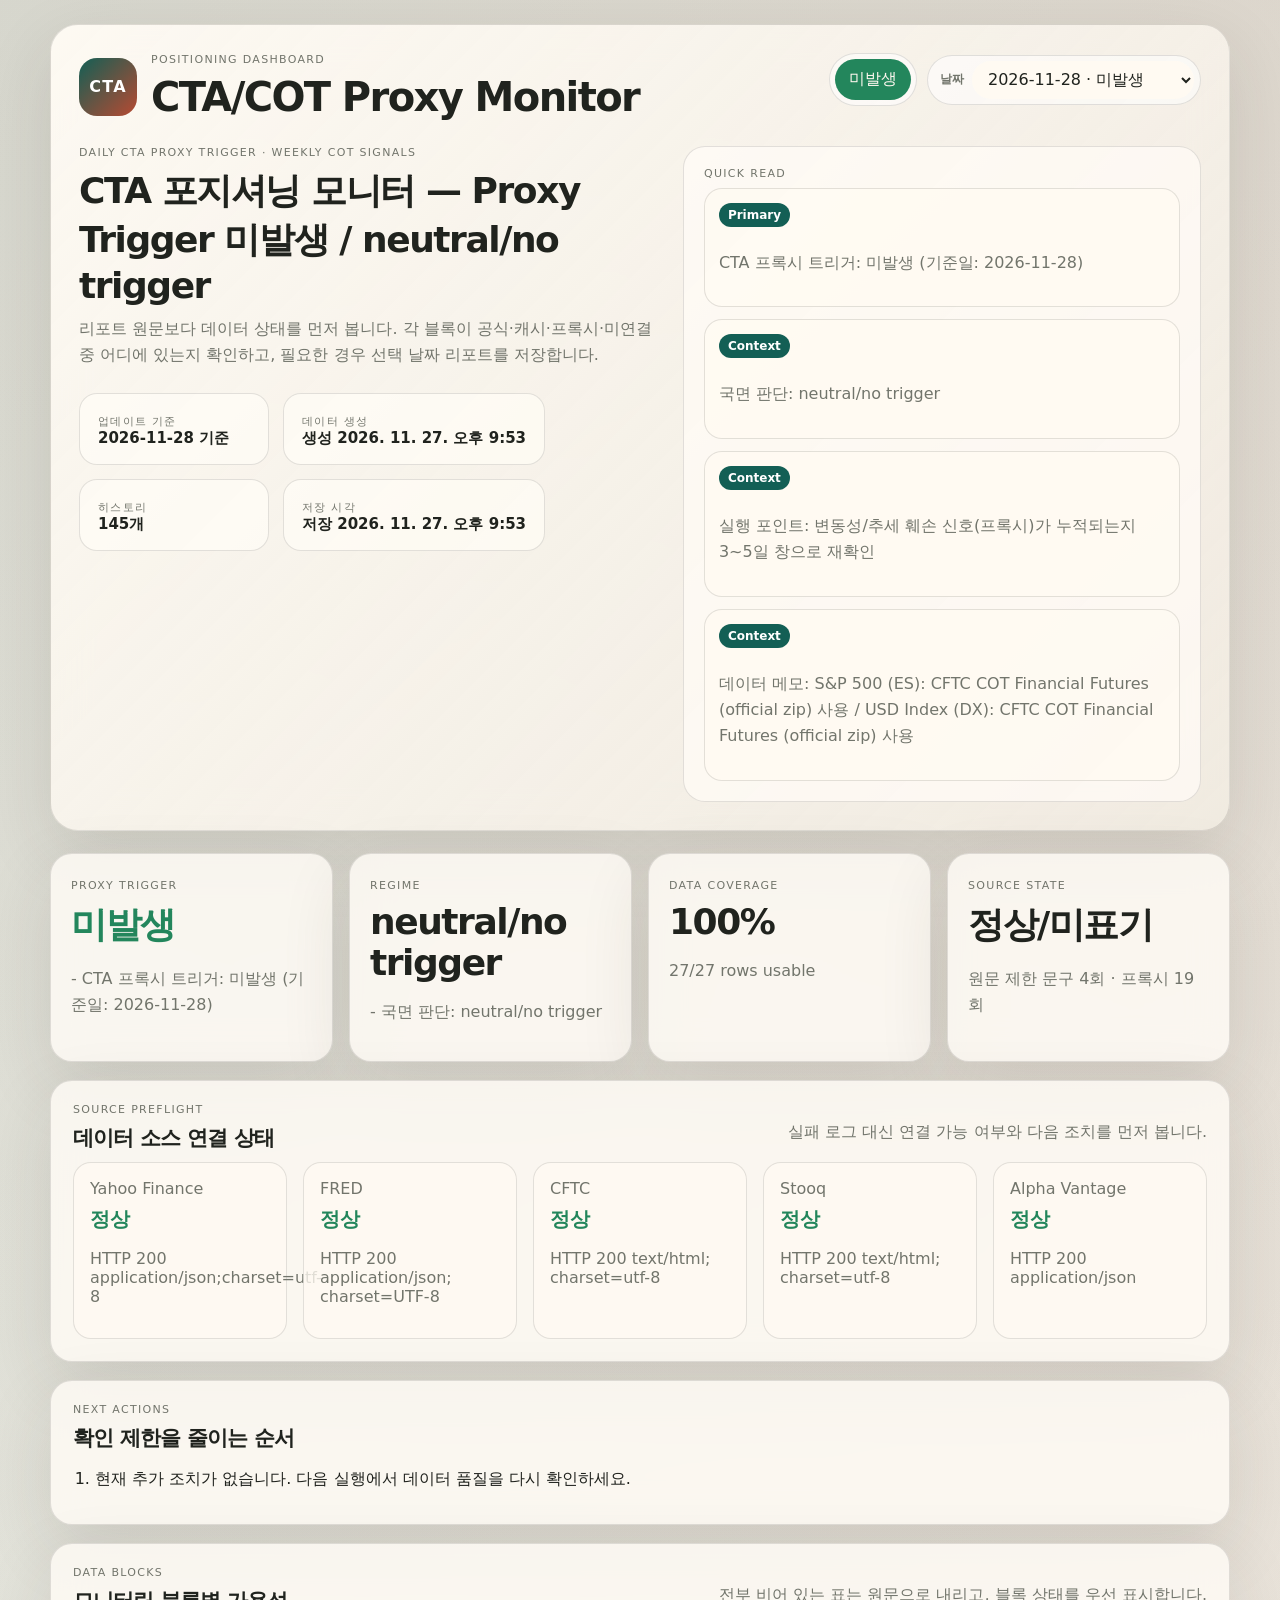
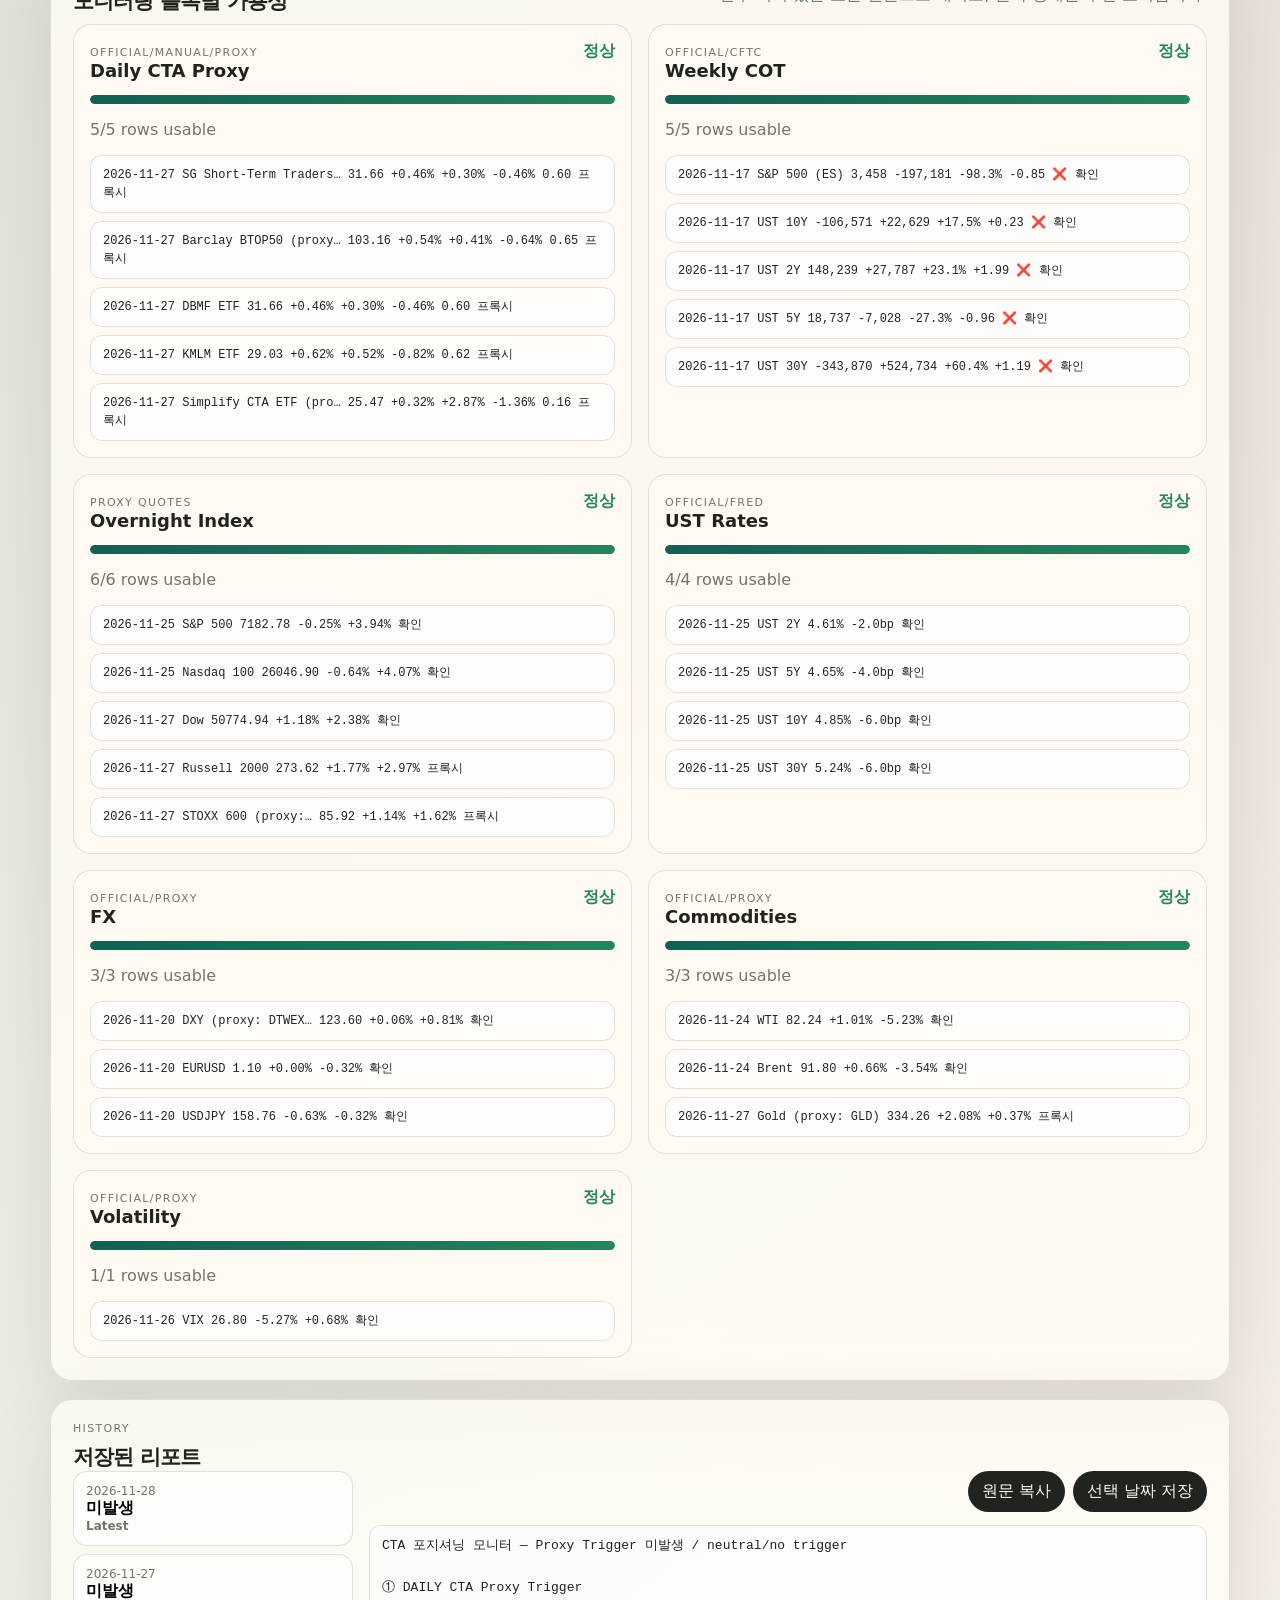
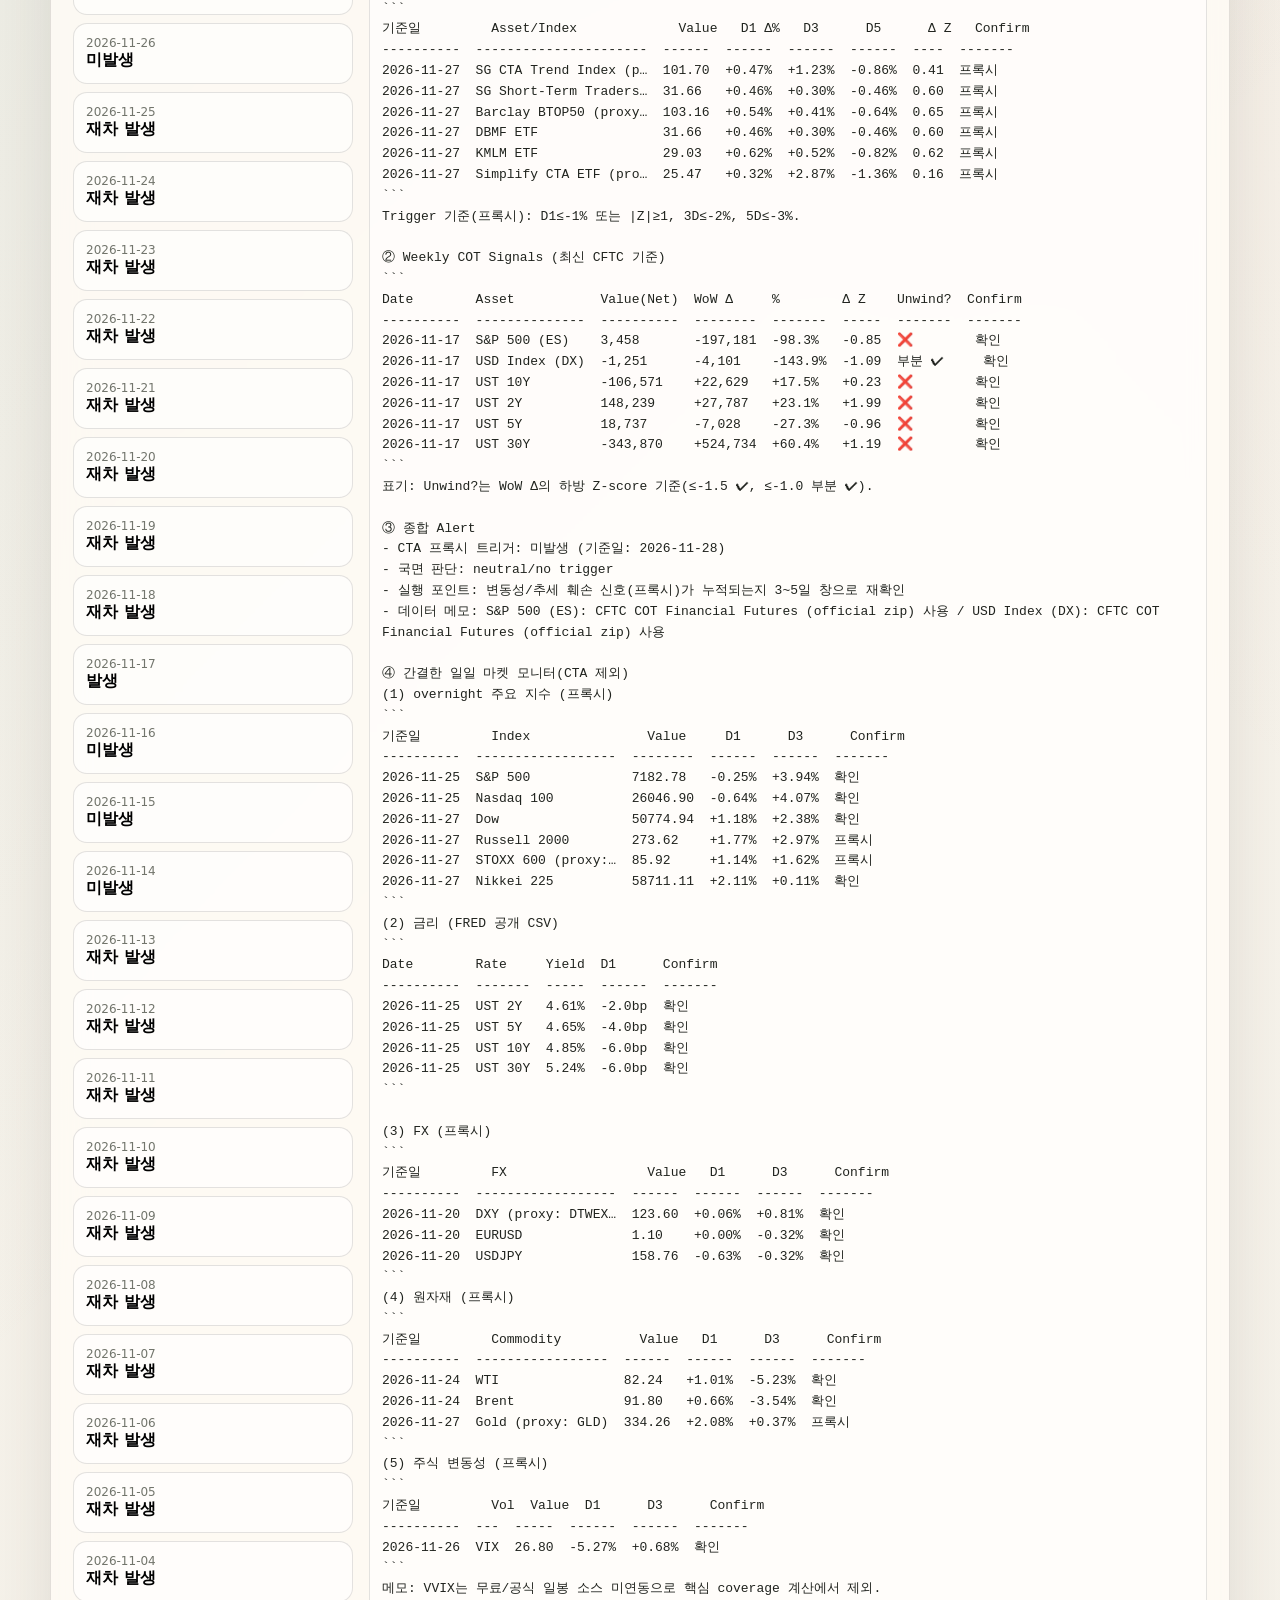
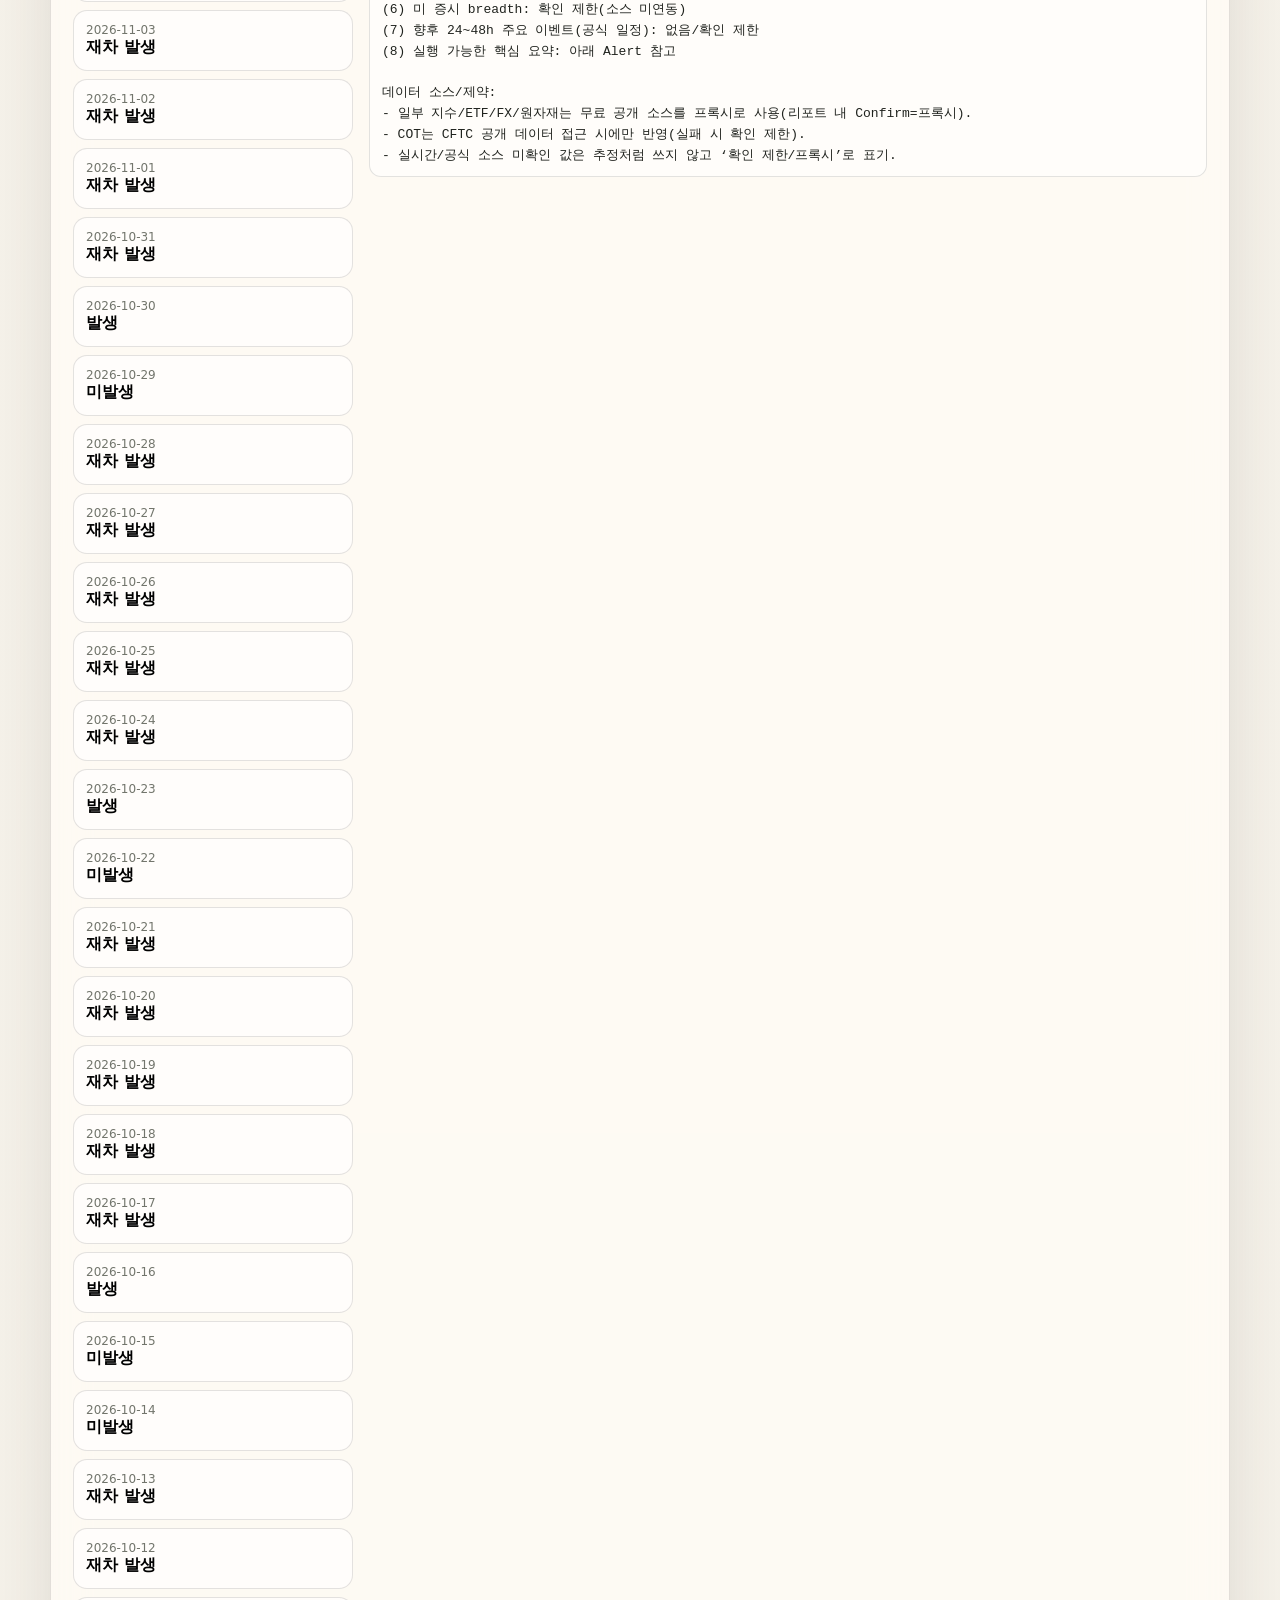
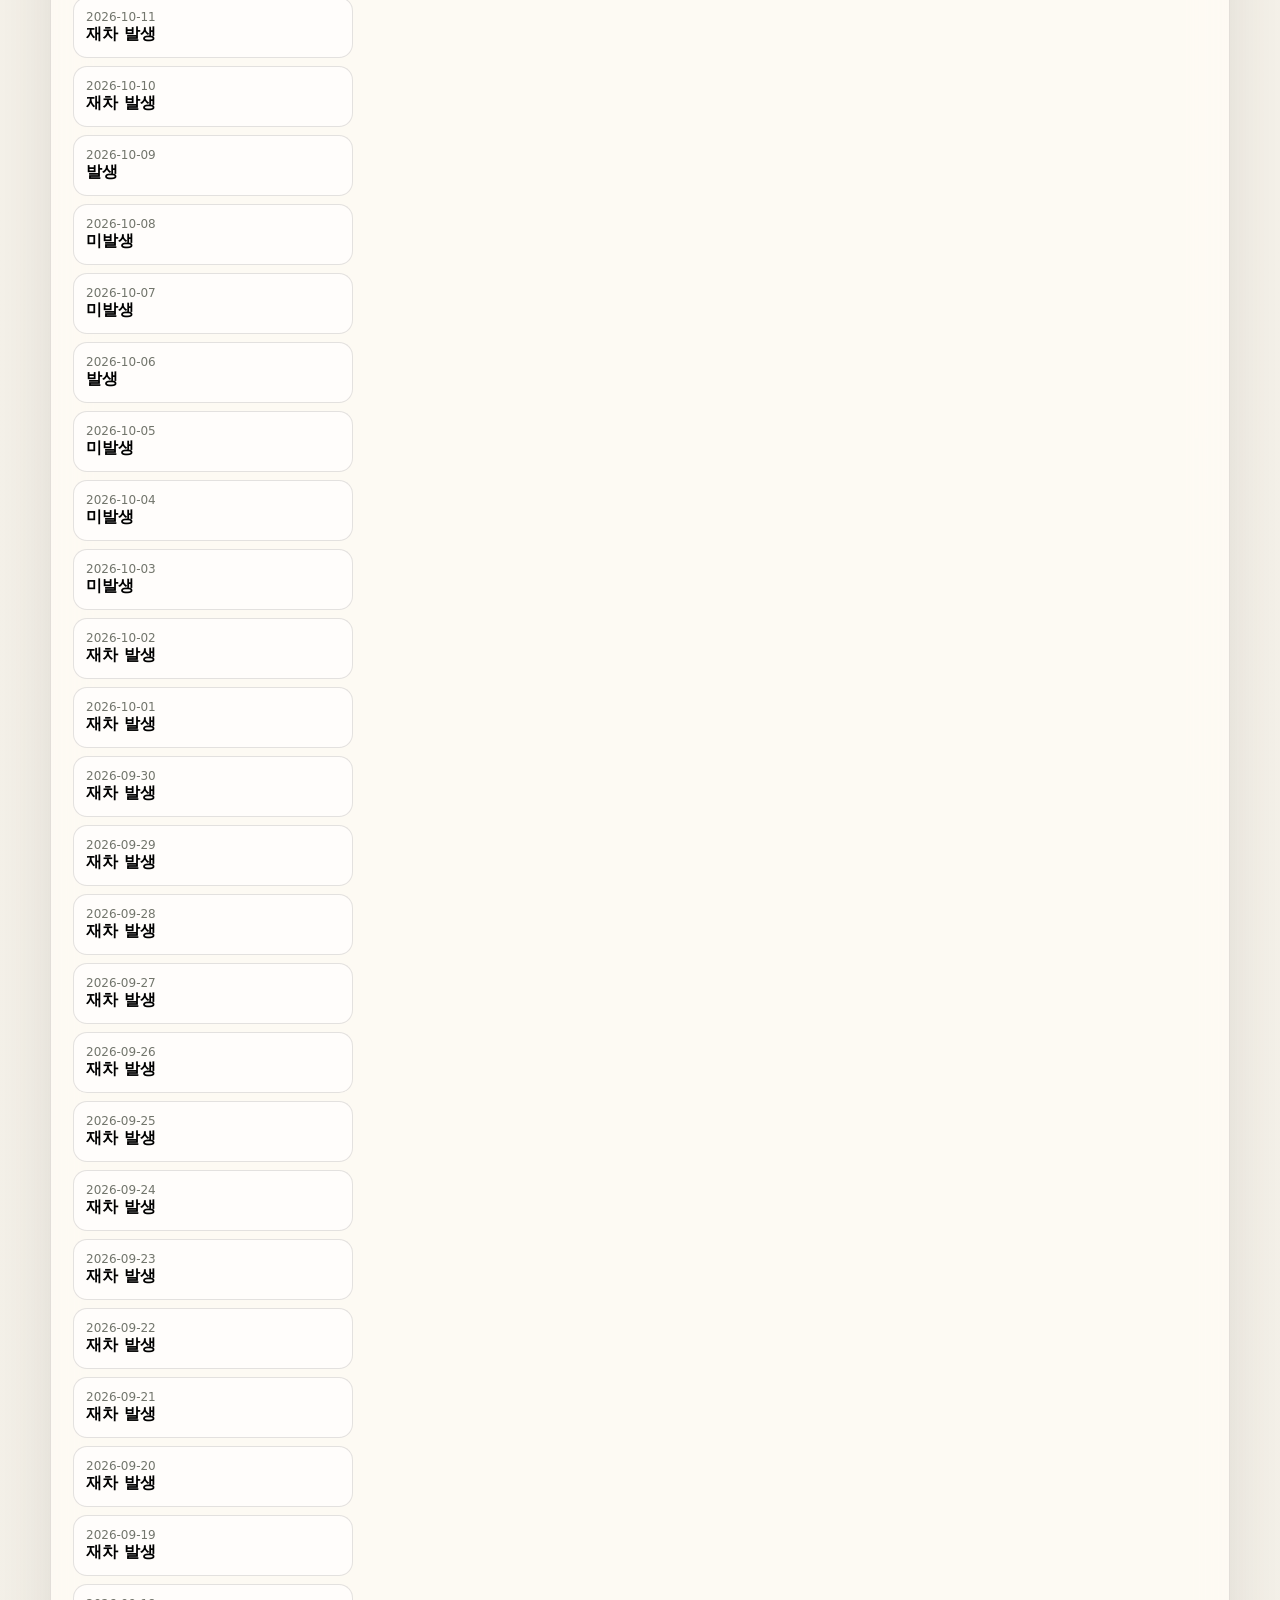
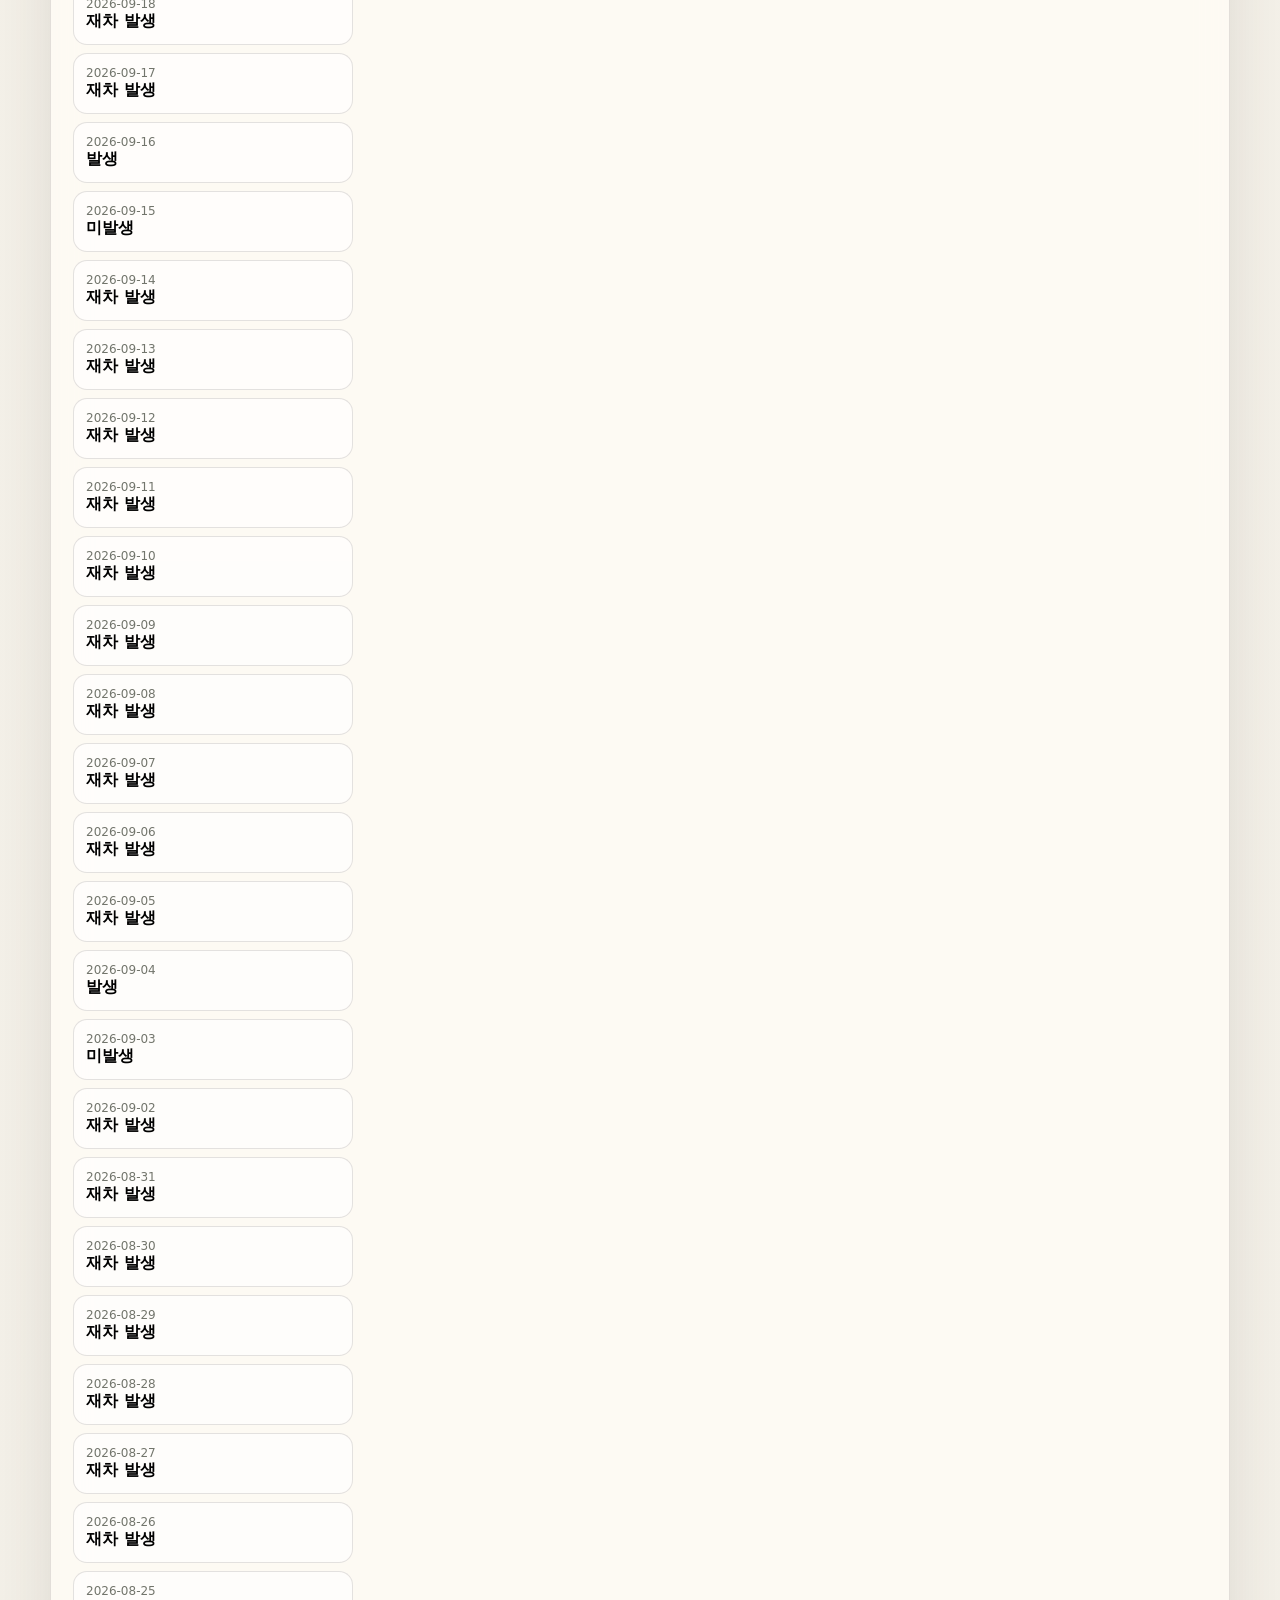
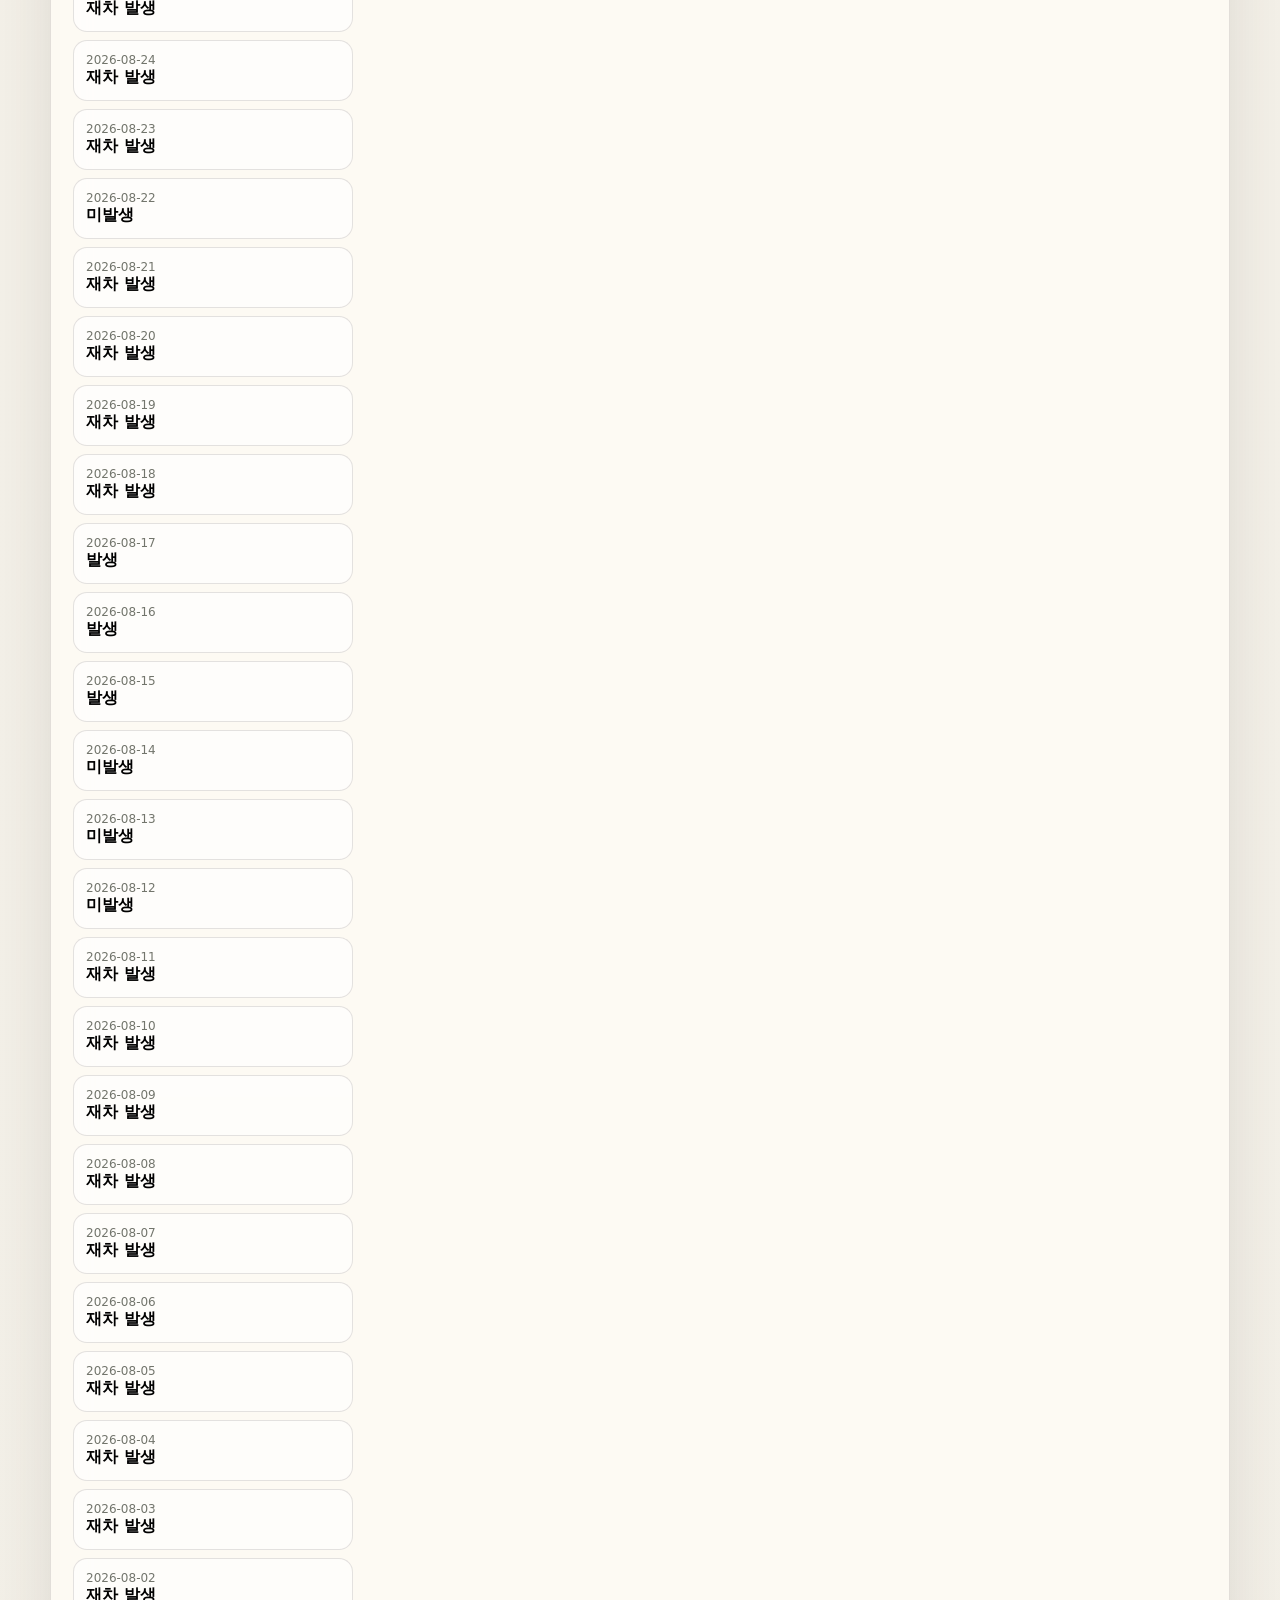
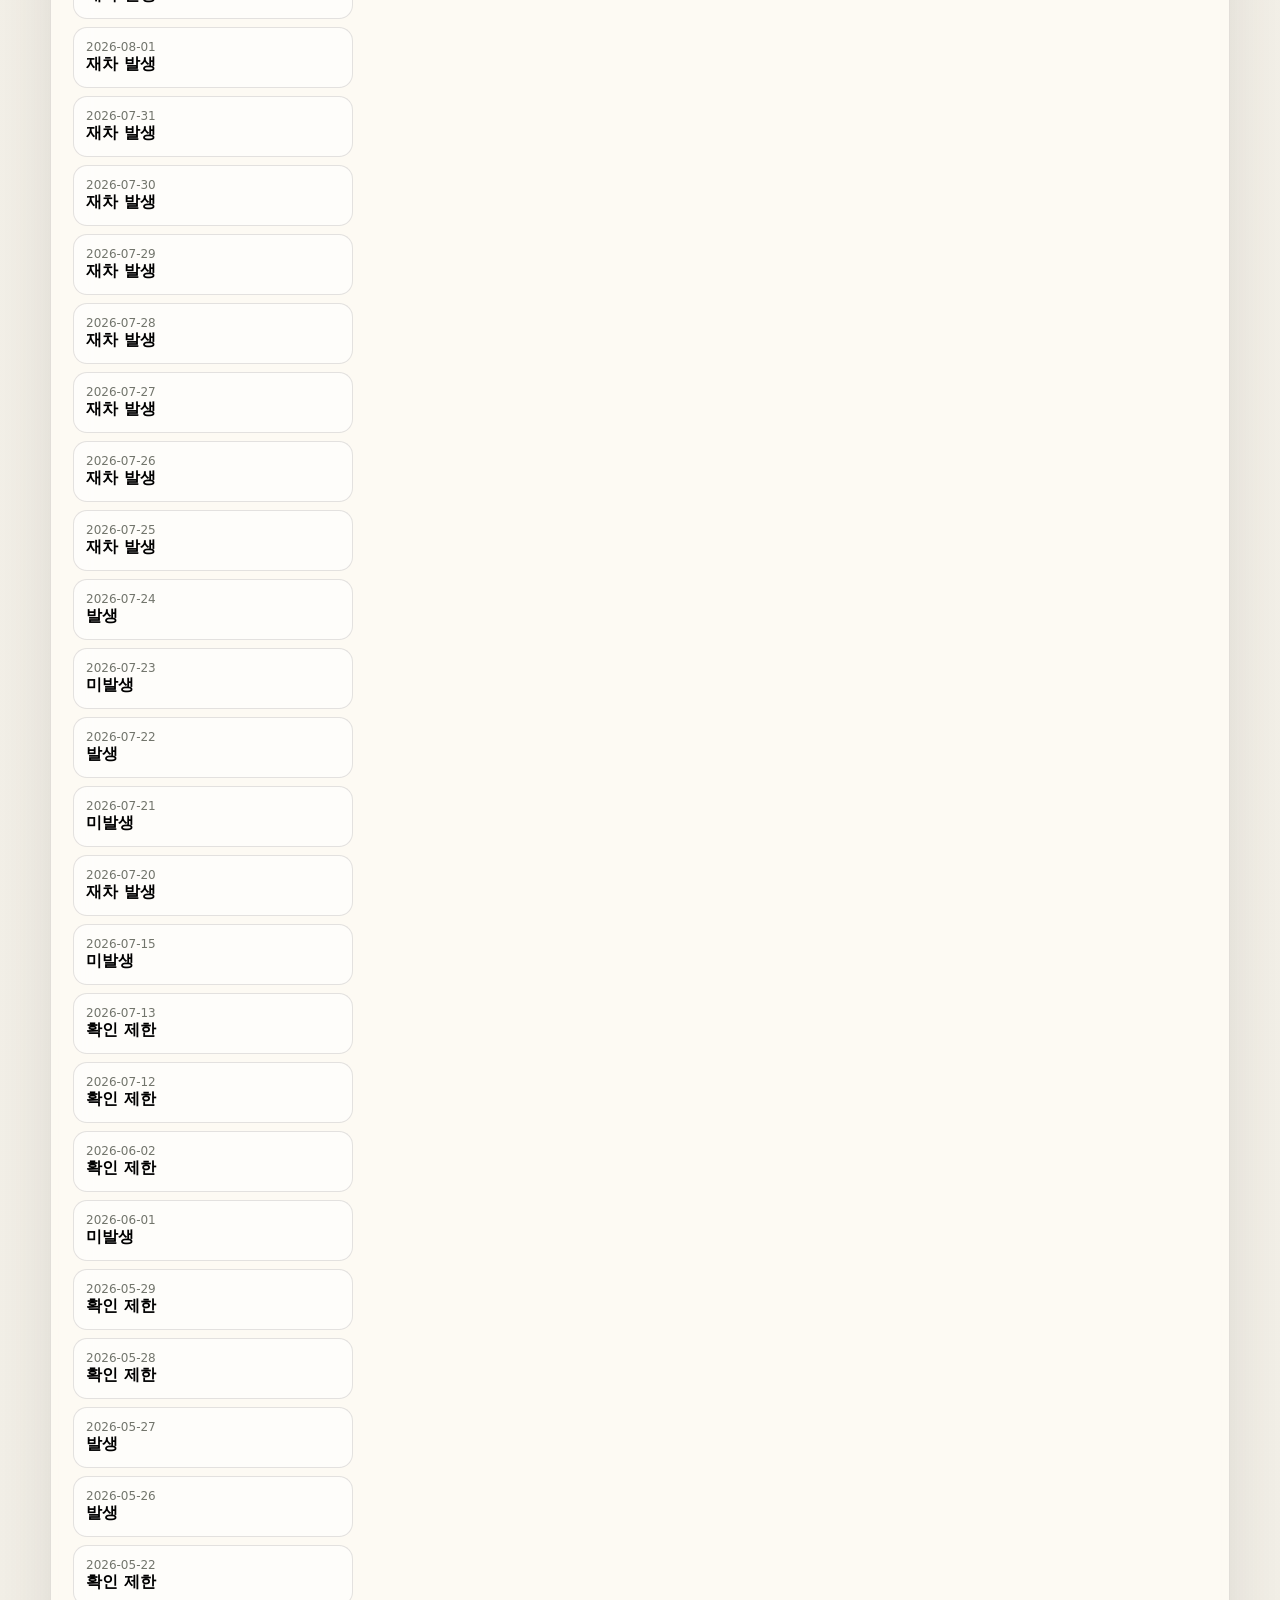
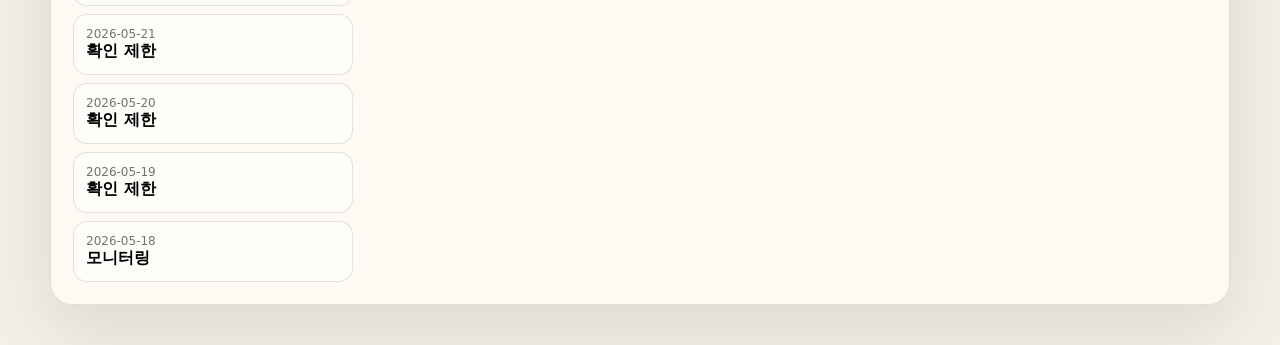
<file: index.html>
<!doctype html>
<html lang="ko">
<head>
  <meta charset="utf-8" />
  <meta name="viewport" content="width=device-width, initial-scale=1, viewport-fit=cover" />
  <title>CTA/COT Proxy Monitor</title>
  <meta name="description" content="CTA Proxy Trigger와 CFTC COT 신호를 매일 저장하고 확인하는 정적 대시보드" />
  <link rel="stylesheet" href="./styles.css?v=20261128065350" />
  <script src="./config.js"></script>
</head>
<body>
  <div class="page-shell">
    <header class="hero">
      <div class="hero-top">
        <div class="brand">
          <div class="brand-mark">CTA</div>
          <div>
            <p class="eyebrow">Positioning dashboard</p>
            <h1>CTA/COT Proxy Monitor</h1>
          </div>
        </div>
        <div class="hero-actions">
          <nav class="tabs" aria-label="트리거 상태">
            <span class="tab active" id="triggerBadge">확인 중</span>
          </nav>
          <div class="date-picker">
            <label for="reportDate">날짜</label>
            <select id="reportDate"></select>
          </div>
        </div>
      </div>

      <div class="hero-body">
        <section class="hero-copy">
          <p class="kicker">Daily CTA Proxy Trigger · Weekly COT Signals</p>
          <h2 id="heroTitle">CTA 포지셔닝 모니터</h2>
          <p class="hero-text">
            리포트 원문보다 데이터 상태를 먼저 봅니다. 각 블록이 공식·캐시·프록시·미연결 중
            어디에 있는지 확인하고, 필요한 경우 선택 날짜 리포트를 저장합니다.
          </p>

          <div class="hero-meta">
            <div class="meta-card">
              <span class="meta-label">업데이트 기준</span>
              <strong id="updatedAt">불러오는 중</strong>
            </div>
            <div class="meta-card">
              <span class="meta-label">데이터 생성</span>
              <strong id="dataNote">불러오는 중</strong>
            </div>
            <div class="meta-card">
              <span class="meta-label">히스토리</span>
              <strong id="historyCount">불러오는 중</strong>
            </div>
            <div class="meta-card">
              <span class="meta-label">저장 시각</span>
              <strong id="syncStatus">불러오는 중</strong>
            </div>
          </div>
        </section>

        <aside class="hero-panel">
          <p class="panel-label">Quick read</p>
          <div class="signal-stack" id="signalStack"></div>
        </aside>
      </div>
    </header>

    <main class="content">
      <section class="stat-grid" id="statGrid"></section>

      <section class="panel">
        <div class="panel-head">
          <div>
            <p class="section-label">Source preflight</p>
            <h3>데이터 소스 연결 상태</h3>
          </div>
          <p class="panel-note">실패 로그 대신 연결 가능 여부와 다음 조치를 먼저 봅니다.</p>
        </div>
        <div class="source-grid" id="sourceGrid"></div>
      </section>

      <section class="panel" id="actionPanel">
        <div class="panel-head">
          <div>
            <p class="section-label">Next actions</p>
            <h3>확인 제한을 줄이는 순서</h3>
          </div>
        </div>
        <ol class="action-list" id="recommendations"></ol>
      </section>

      <section class="panel">
        <div class="panel-head">
          <div>
            <p class="section-label">Data blocks</p>
            <h3>모니터링 블록별 가용성</h3>
          </div>
          <p class="panel-note">전부 비어 있는 표는 원문으로 내리고, 블록 상태를 우선 표시합니다.</p>
        </div>
        <div class="block-grid" id="blockGrid"></div>
      </section>

      <section class="panel">
        <div class="panel-head">
          <div>
            <p class="section-label">History</p>
            <h3>저장된 리포트</h3>
          </div>
        </div>

        <div class="report-grid">
          <div class="report-list" id="reportList"></div>
          <div>
            <div class="copy-row">
              <button id="copyBtn" type="button">원문 복사</button>
              <button id="downloadBtn" type="button">선택 날짜 저장</button>
            </div>
            <pre id="rawReport">불러오는 중</pre>
          </div>
        </div>
      </section>
    </main>
  </div>

  <script src="./app.js?v=20261128065350" defer></script>
</body>
</html>
</file>
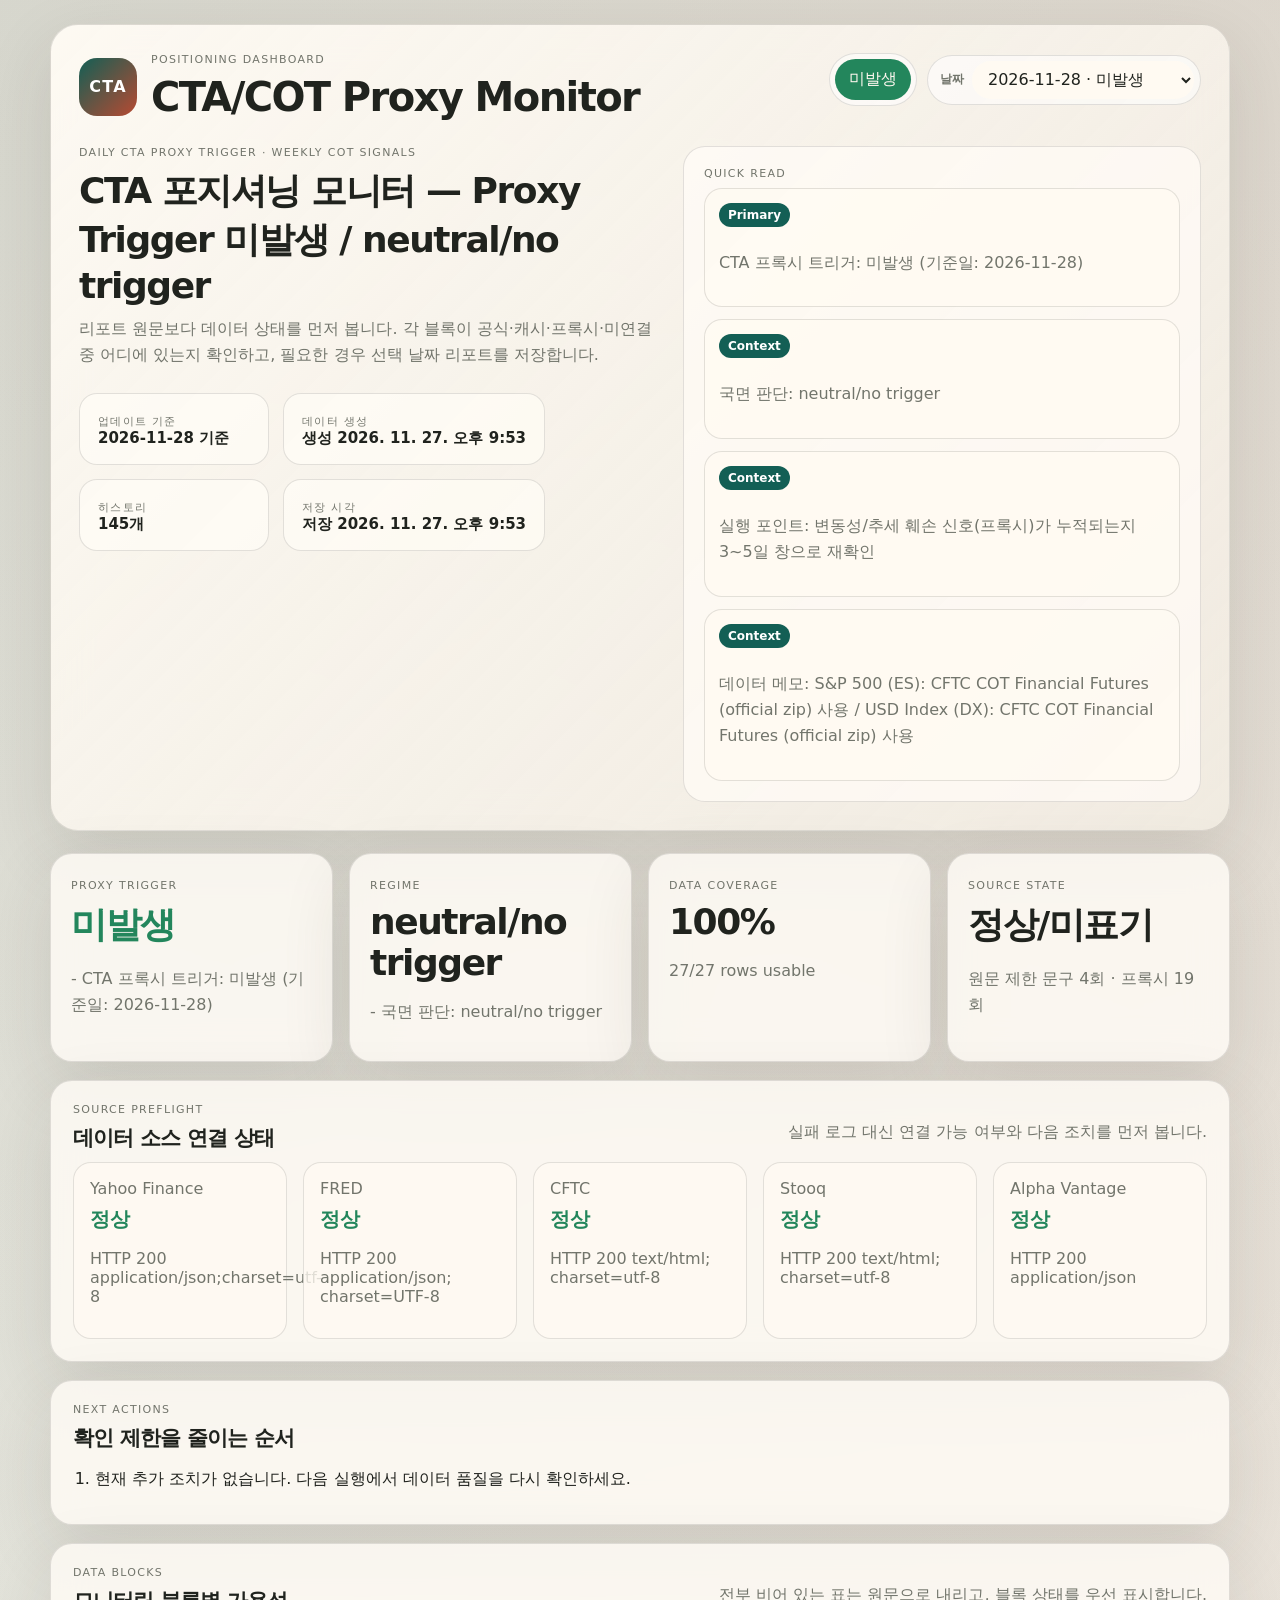
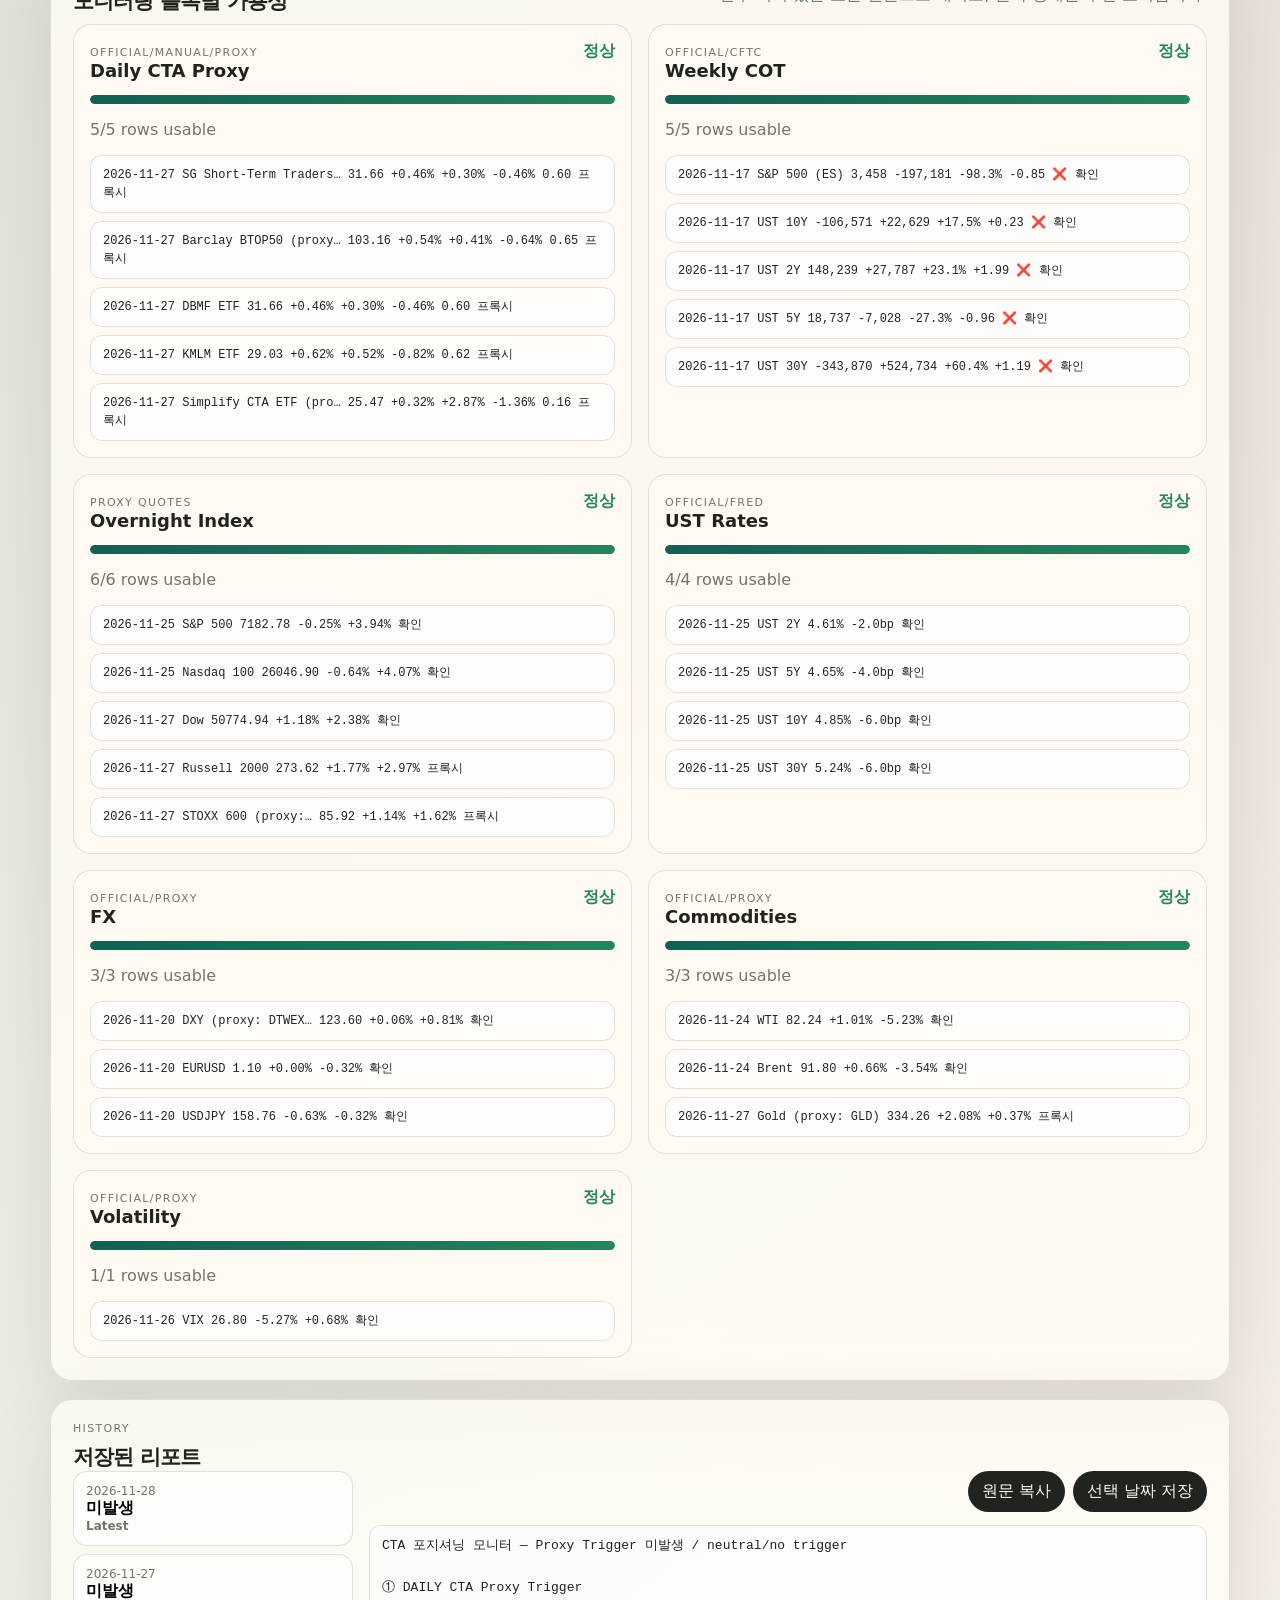
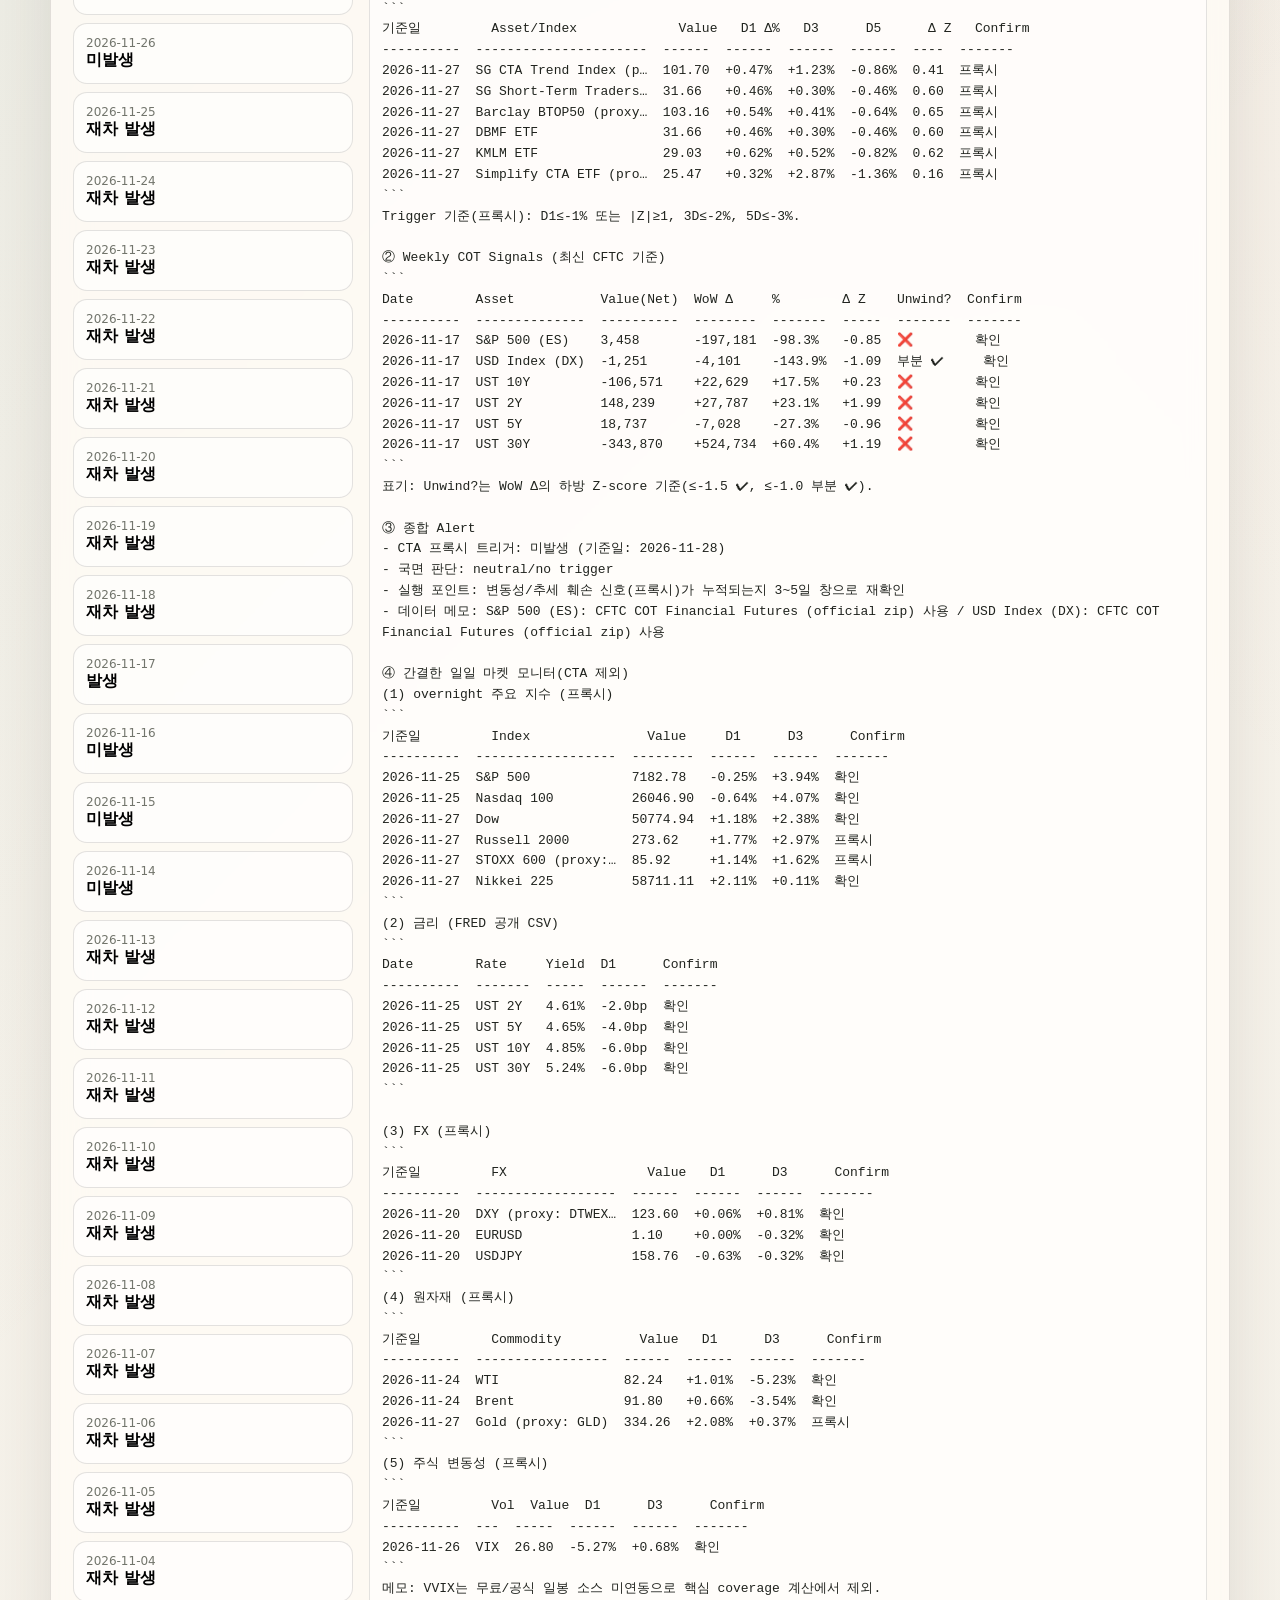
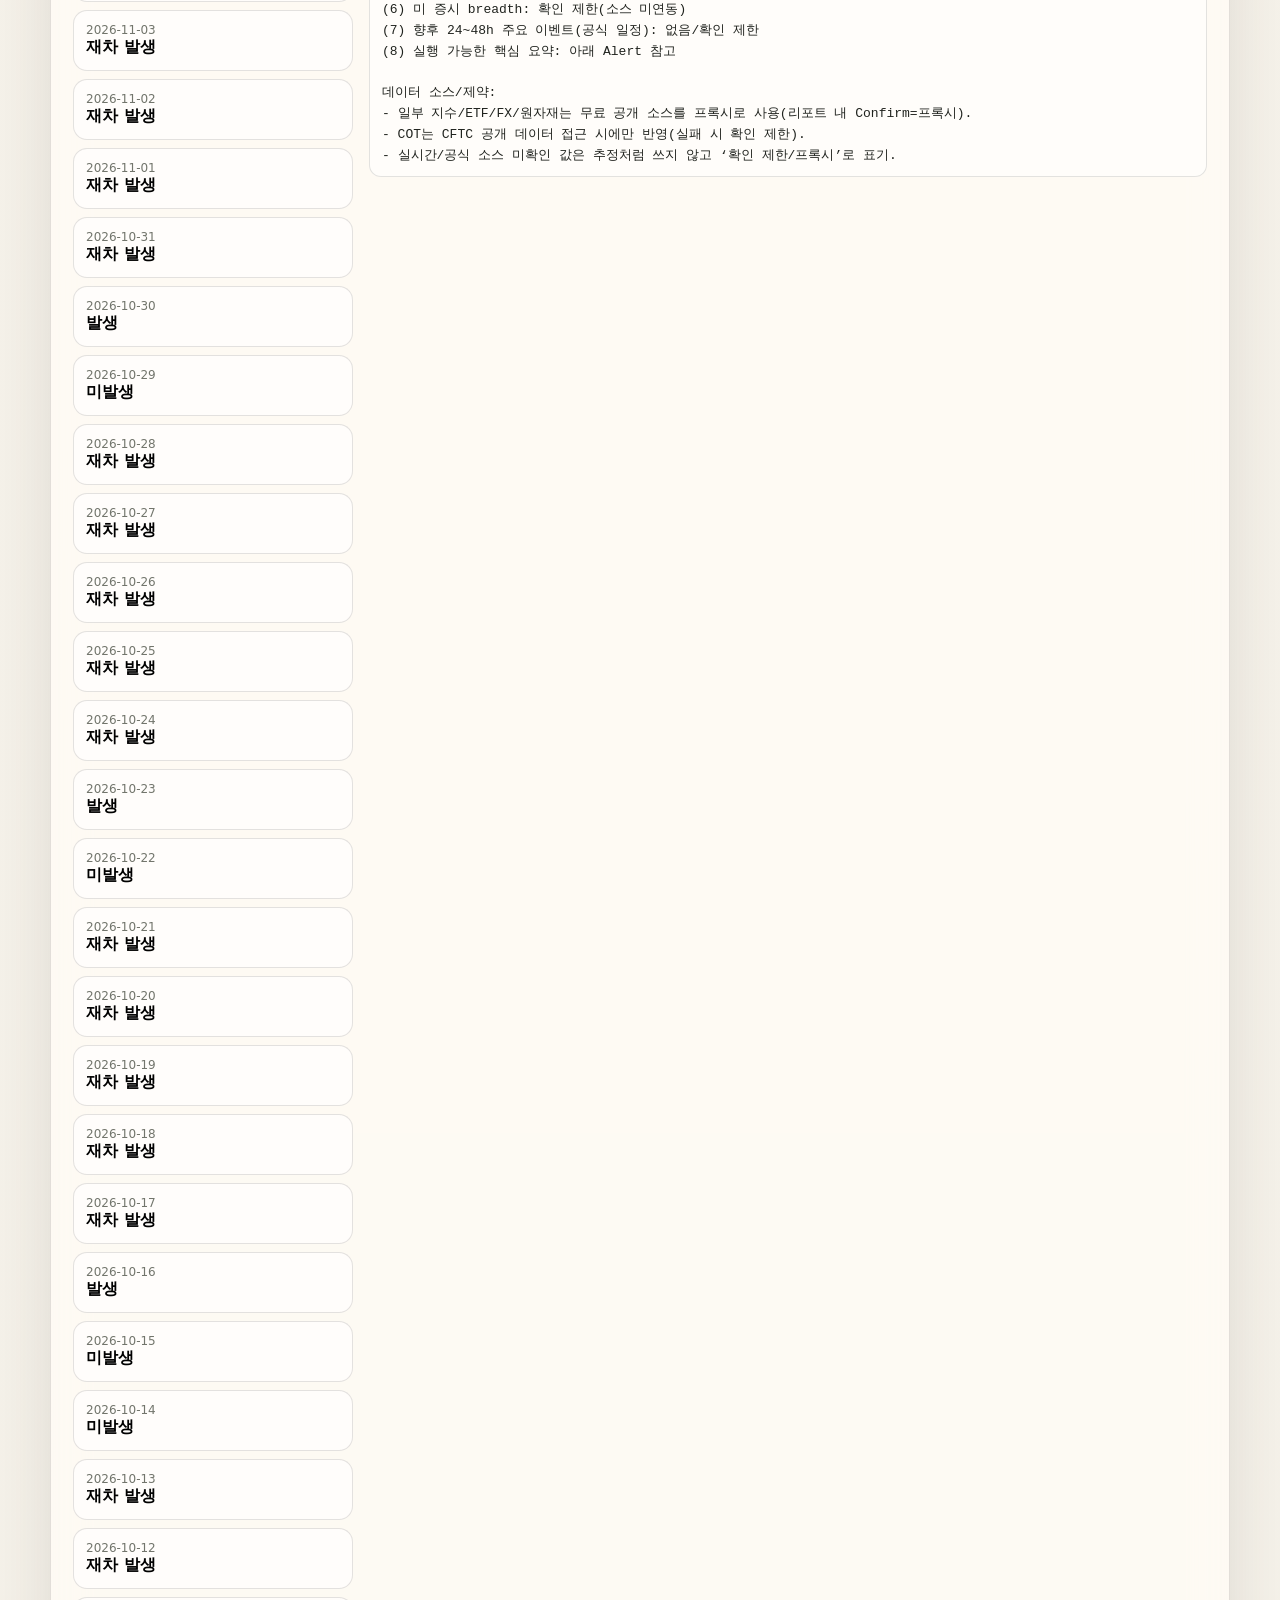
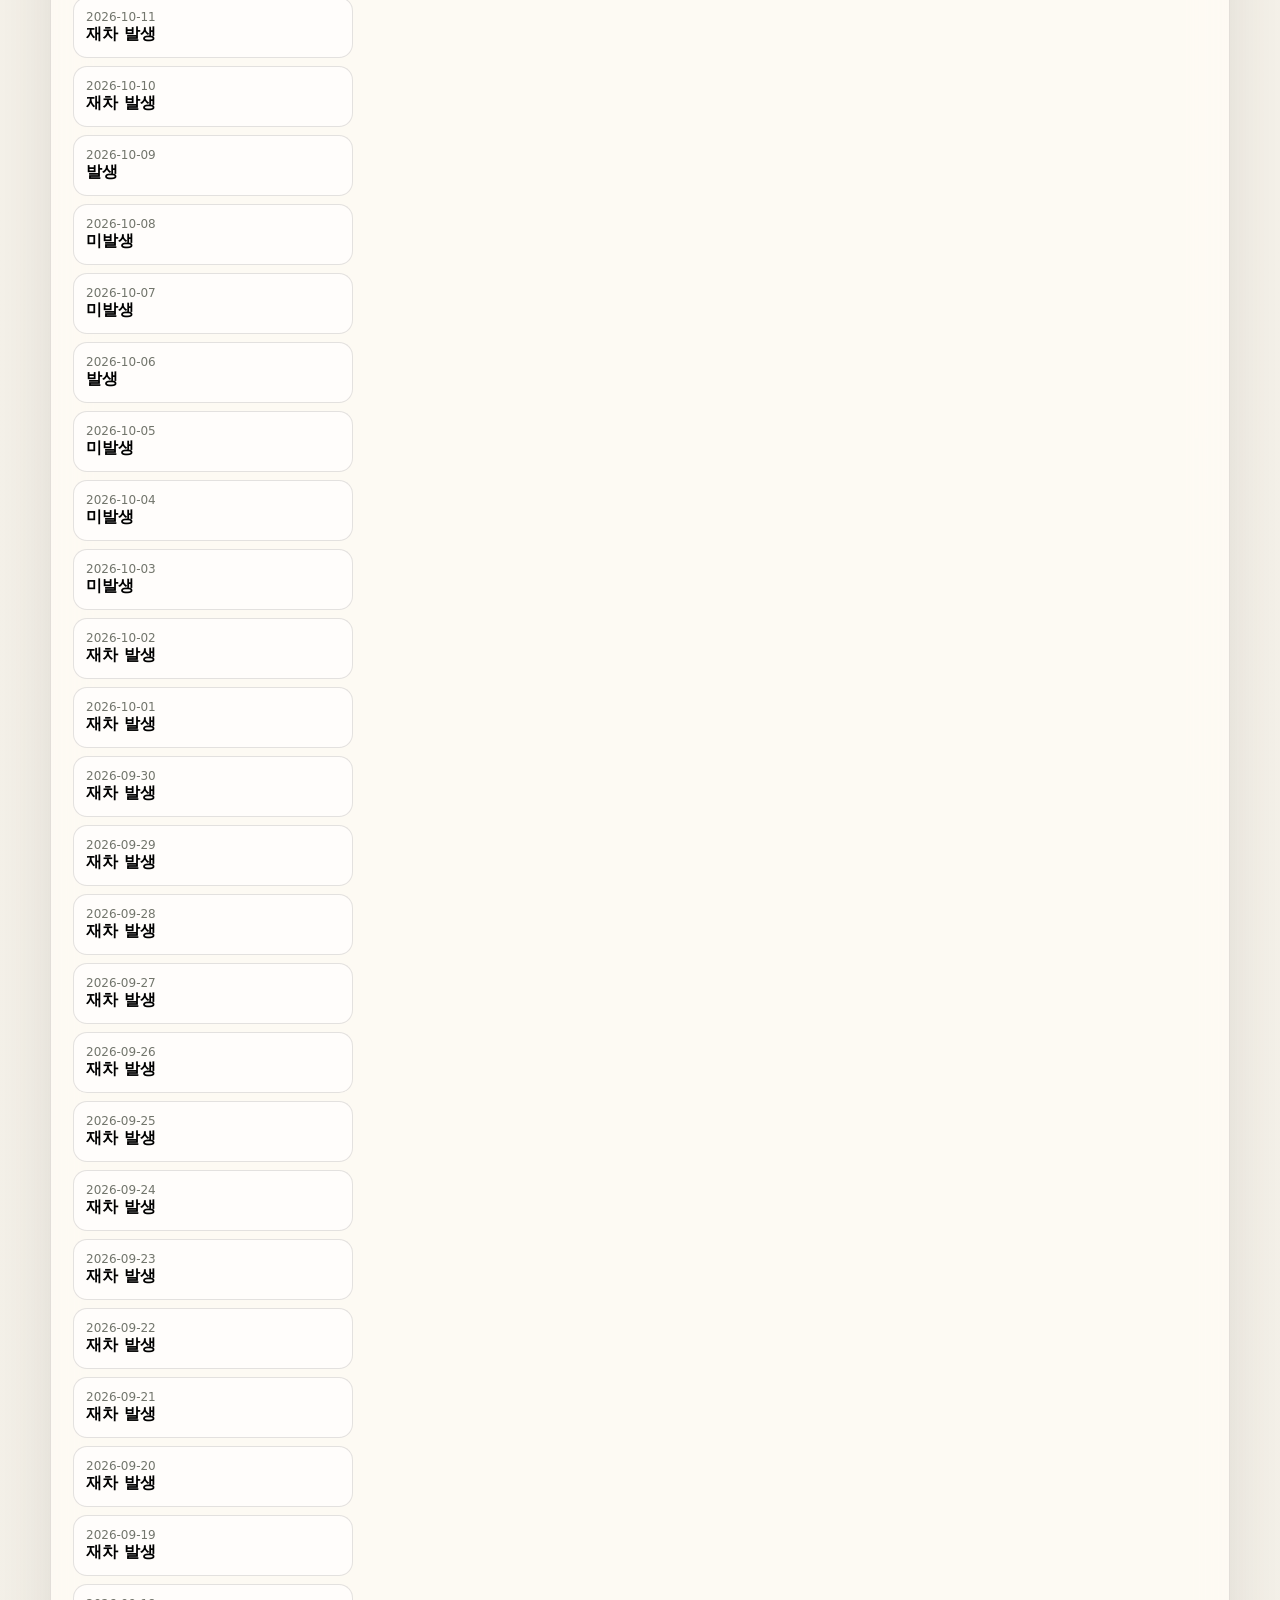
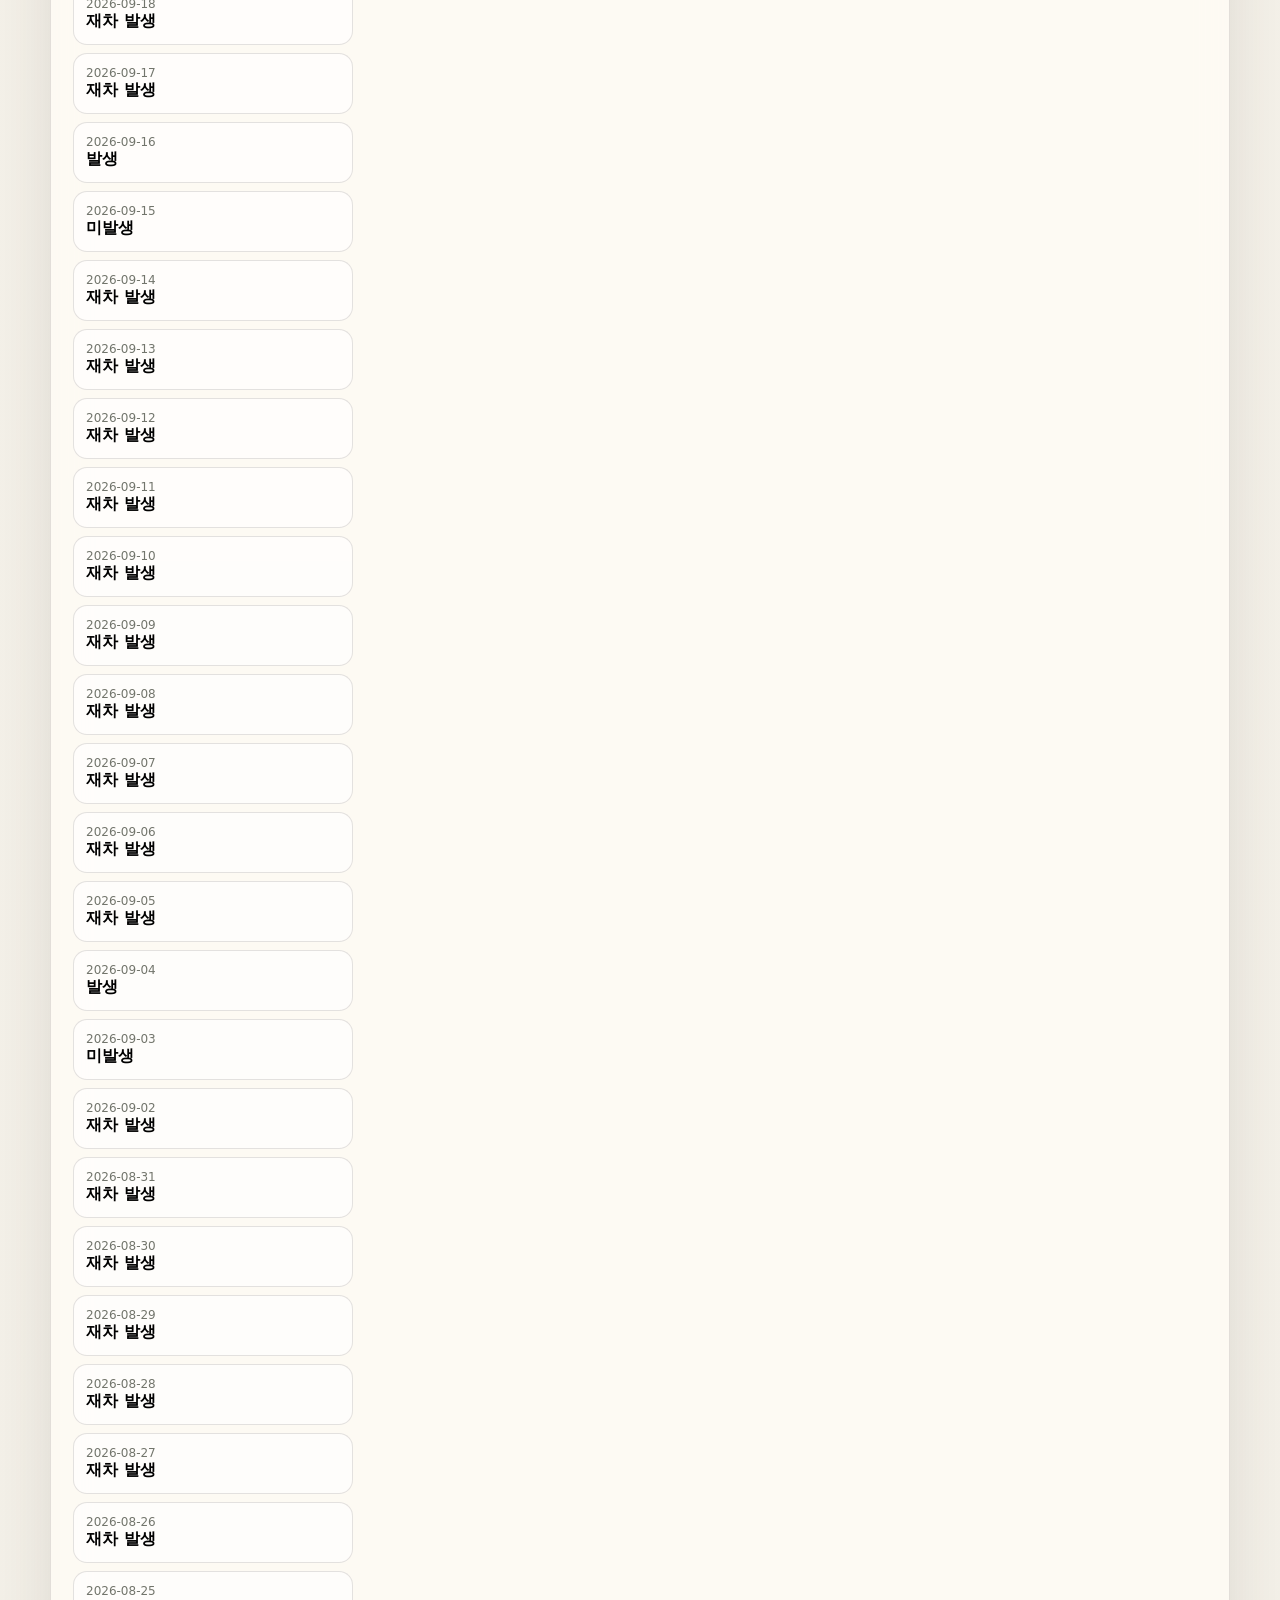
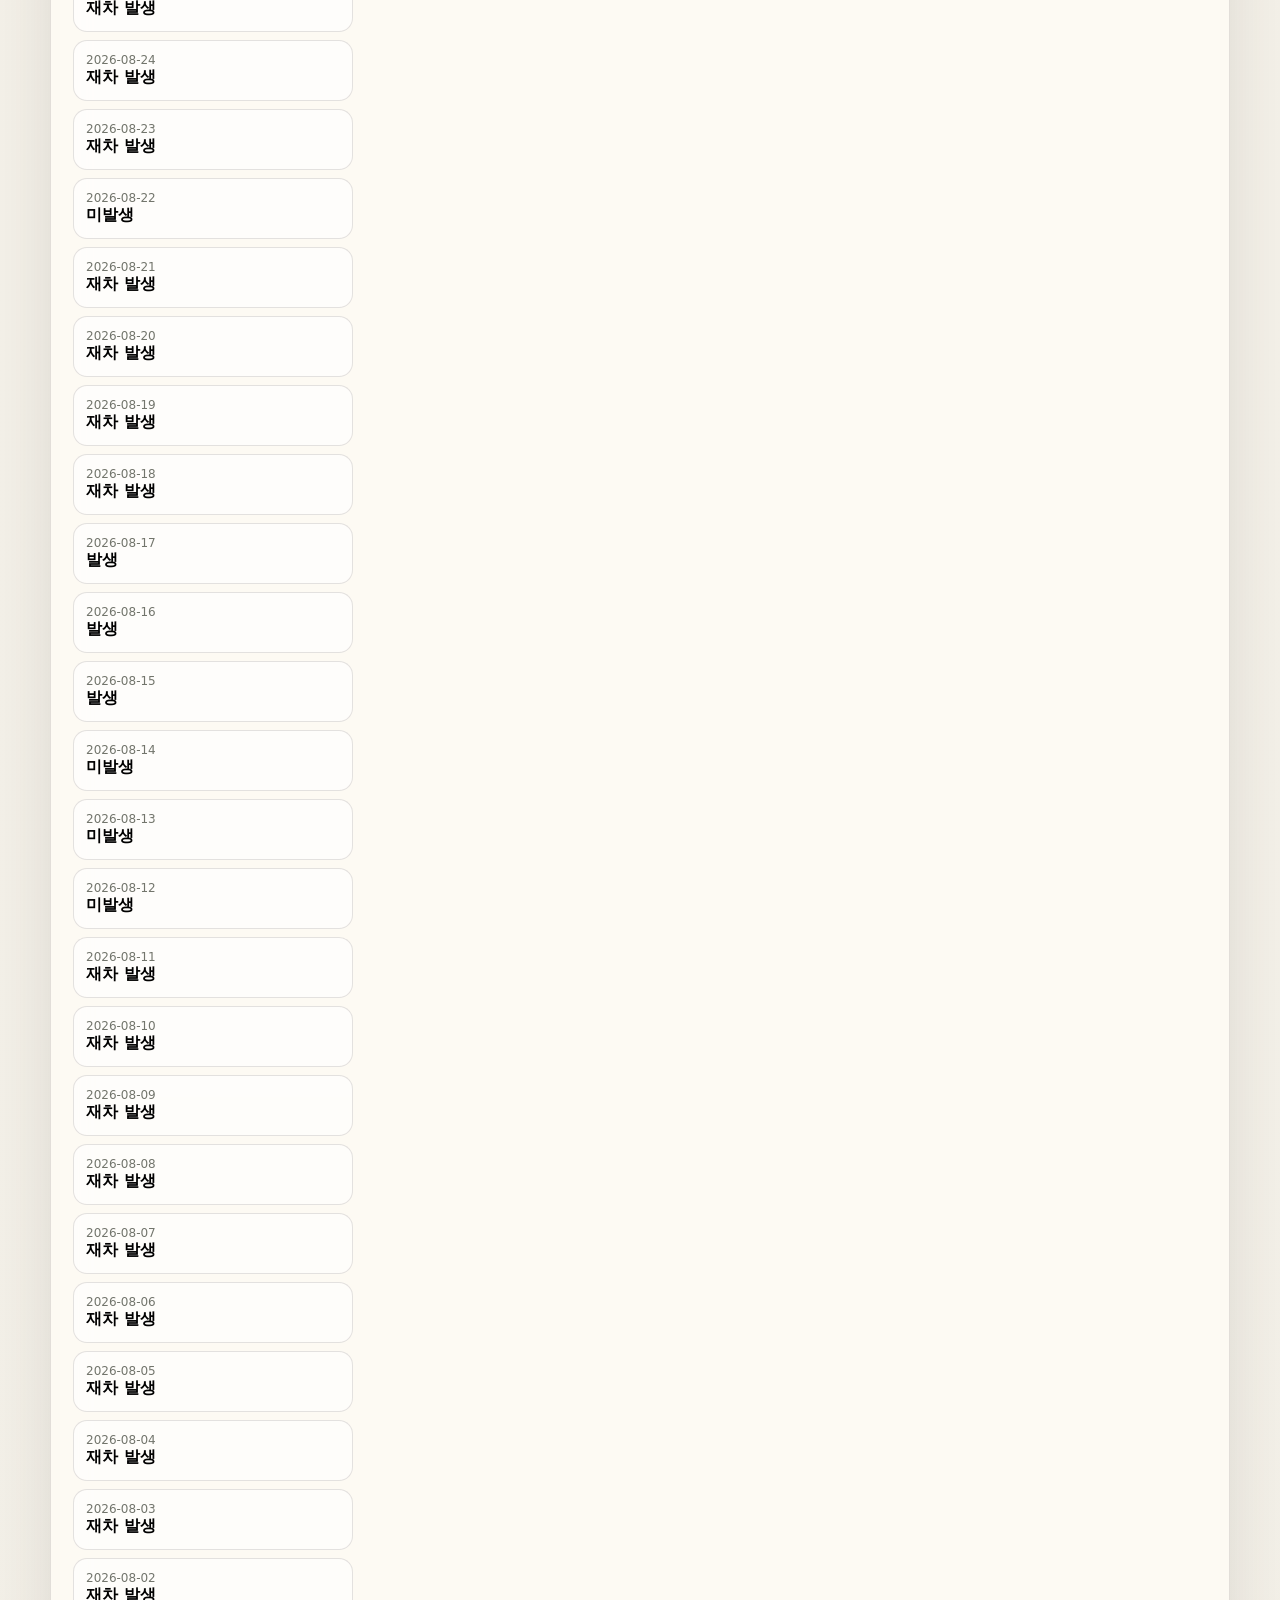
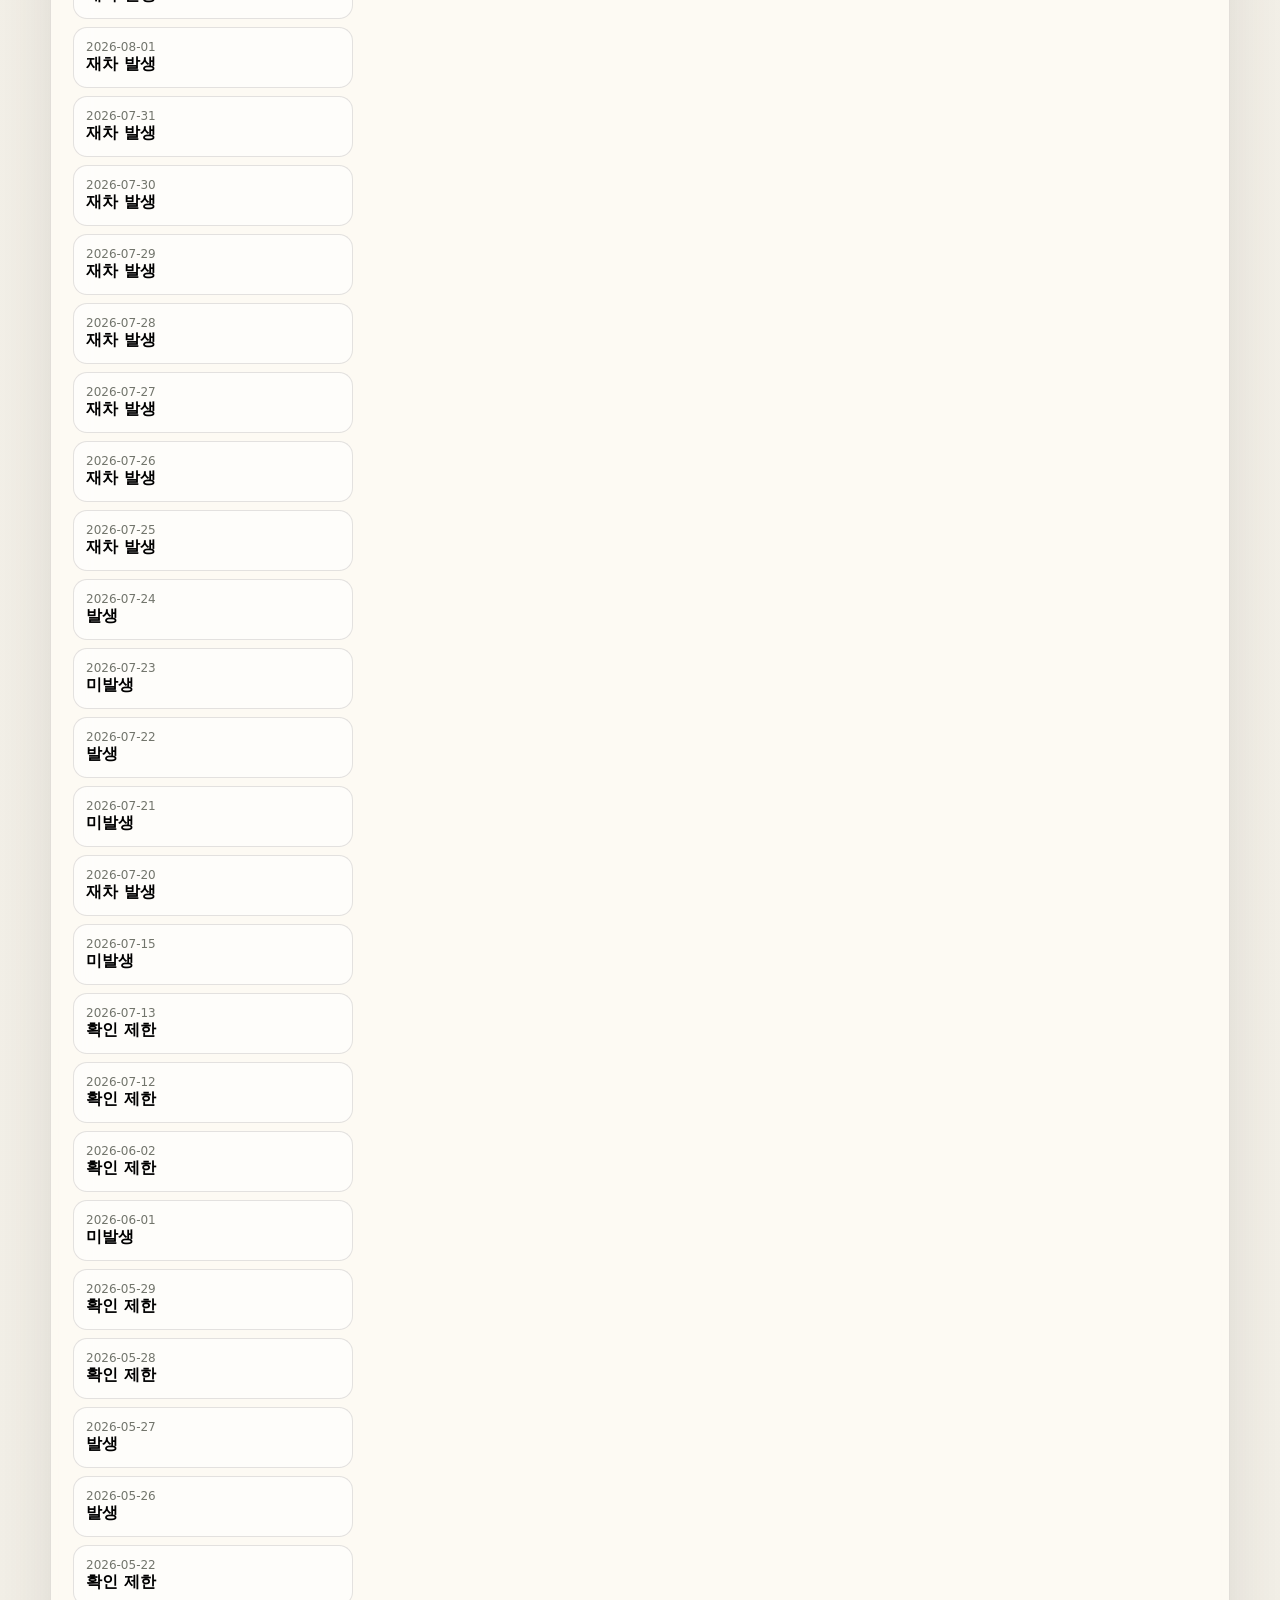
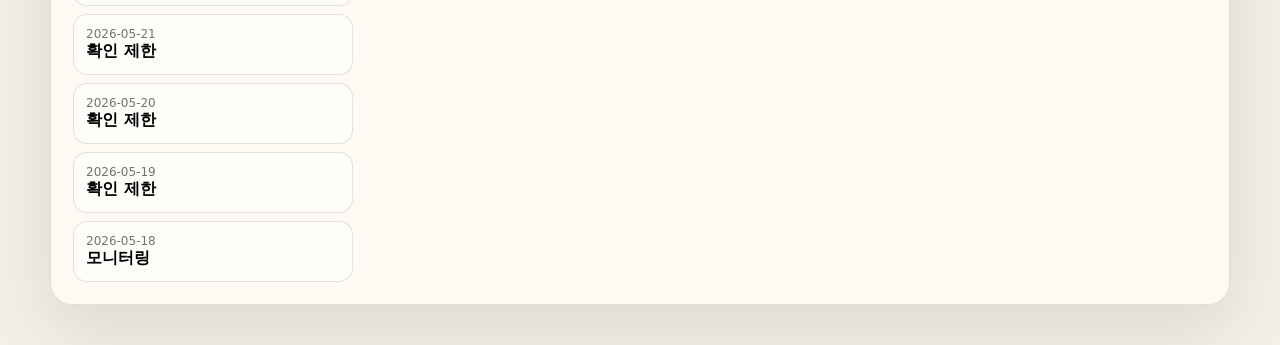
<file: dashboard/index.html>
<!doctype html>
<html lang="ko">
<head>
  <meta charset="utf-8" />
  <meta name="viewport" content="width=device-width, initial-scale=1, viewport-fit=cover" />
  <title>CTA/COT Proxy Monitor</title>
  <meta name="description" content="CTA Proxy Trigger와 CFTC COT 신호를 매일 저장하고 확인하는 정적 대시보드" />
  <link rel="stylesheet" href="./styles.css" />
  <script src="./config.js"></script>
</head>
<body>
  <div class="page-shell">
    <header class="hero">
      <div class="hero-top">
        <div class="brand">
          <div class="brand-mark">CTA</div>
          <div>
            <p class="eyebrow">Positioning dashboard</p>
            <h1>CTA/COT Proxy Monitor</h1>
          </div>
        </div>
        <div class="hero-actions">
          <nav class="tabs" aria-label="트리거 상태">
            <span class="tab active" id="triggerBadge">확인 중</span>
          </nav>
          <div class="date-picker">
            <label for="reportDate">날짜</label>
            <select id="reportDate"></select>
          </div>
        </div>
      </div>

      <div class="hero-body">
        <section class="hero-copy">
          <p class="kicker">Daily CTA Proxy Trigger · Weekly COT Signals</p>
          <h2 id="heroTitle">CTA 포지셔닝 모니터</h2>
          <p class="hero-text">
            리포트 원문보다 데이터 상태를 먼저 봅니다. 각 블록이 공식·캐시·프록시·미연결 중
            어디에 있는지 확인하고, 필요한 경우 선택 날짜 리포트를 저장합니다.
          </p>

          <div class="hero-meta">
            <div class="meta-card">
              <span class="meta-label">업데이트 기준</span>
              <strong id="updatedAt">불러오는 중</strong>
            </div>
            <div class="meta-card">
              <span class="meta-label">데이터 생성</span>
              <strong id="dataNote">불러오는 중</strong>
            </div>
            <div class="meta-card">
              <span class="meta-label">히스토리</span>
              <strong id="historyCount">불러오는 중</strong>
            </div>
            <div class="meta-card">
              <span class="meta-label">저장 시각</span>
              <strong id="syncStatus">불러오는 중</strong>
            </div>
          </div>
        </section>

        <aside class="hero-panel">
          <p class="panel-label">Quick read</p>
          <div class="signal-stack" id="signalStack"></div>
        </aside>
      </div>
    </header>

    <main class="content">
      <section class="stat-grid" id="statGrid"></section>

      <section class="panel">
        <div class="panel-head">
          <div>
            <p class="section-label">Source preflight</p>
            <h3>데이터 소스 연결 상태</h3>
          </div>
          <p class="panel-note">실패 로그 대신 연결 가능 여부와 다음 조치를 먼저 봅니다.</p>
        </div>
        <div class="source-grid" id="sourceGrid"></div>
      </section>

      <section class="panel" id="actionPanel">
        <div class="panel-head">
          <div>
            <p class="section-label">Next actions</p>
            <h3>확인 제한을 줄이는 순서</h3>
          </div>
        </div>
        <ol class="action-list" id="recommendations"></ol>
      </section>

      <section class="panel">
        <div class="panel-head">
          <div>
            <p class="section-label">Data blocks</p>
            <h3>모니터링 블록별 가용성</h3>
          </div>
          <p class="panel-note">전부 비어 있는 표는 원문으로 내리고, 블록 상태를 우선 표시합니다.</p>
        </div>
        <div class="block-grid" id="blockGrid"></div>
      </section>

      <section class="panel">
        <div class="panel-head">
          <div>
            <p class="section-label">History</p>
            <h3>저장된 리포트</h3>
          </div>
        </div>

        <div class="report-grid">
          <div class="report-list" id="reportList"></div>
          <div>
            <div class="copy-row">
              <button id="copyBtn" type="button">원문 복사</button>
              <button id="downloadBtn" type="button">선택 날짜 저장</button>
            </div>
            <pre id="rawReport">불러오는 중</pre>
          </div>
        </div>
      </section>
    </main>
  </div>

  <script src="./app.js" defer></script>
</body>
</html>
</file>
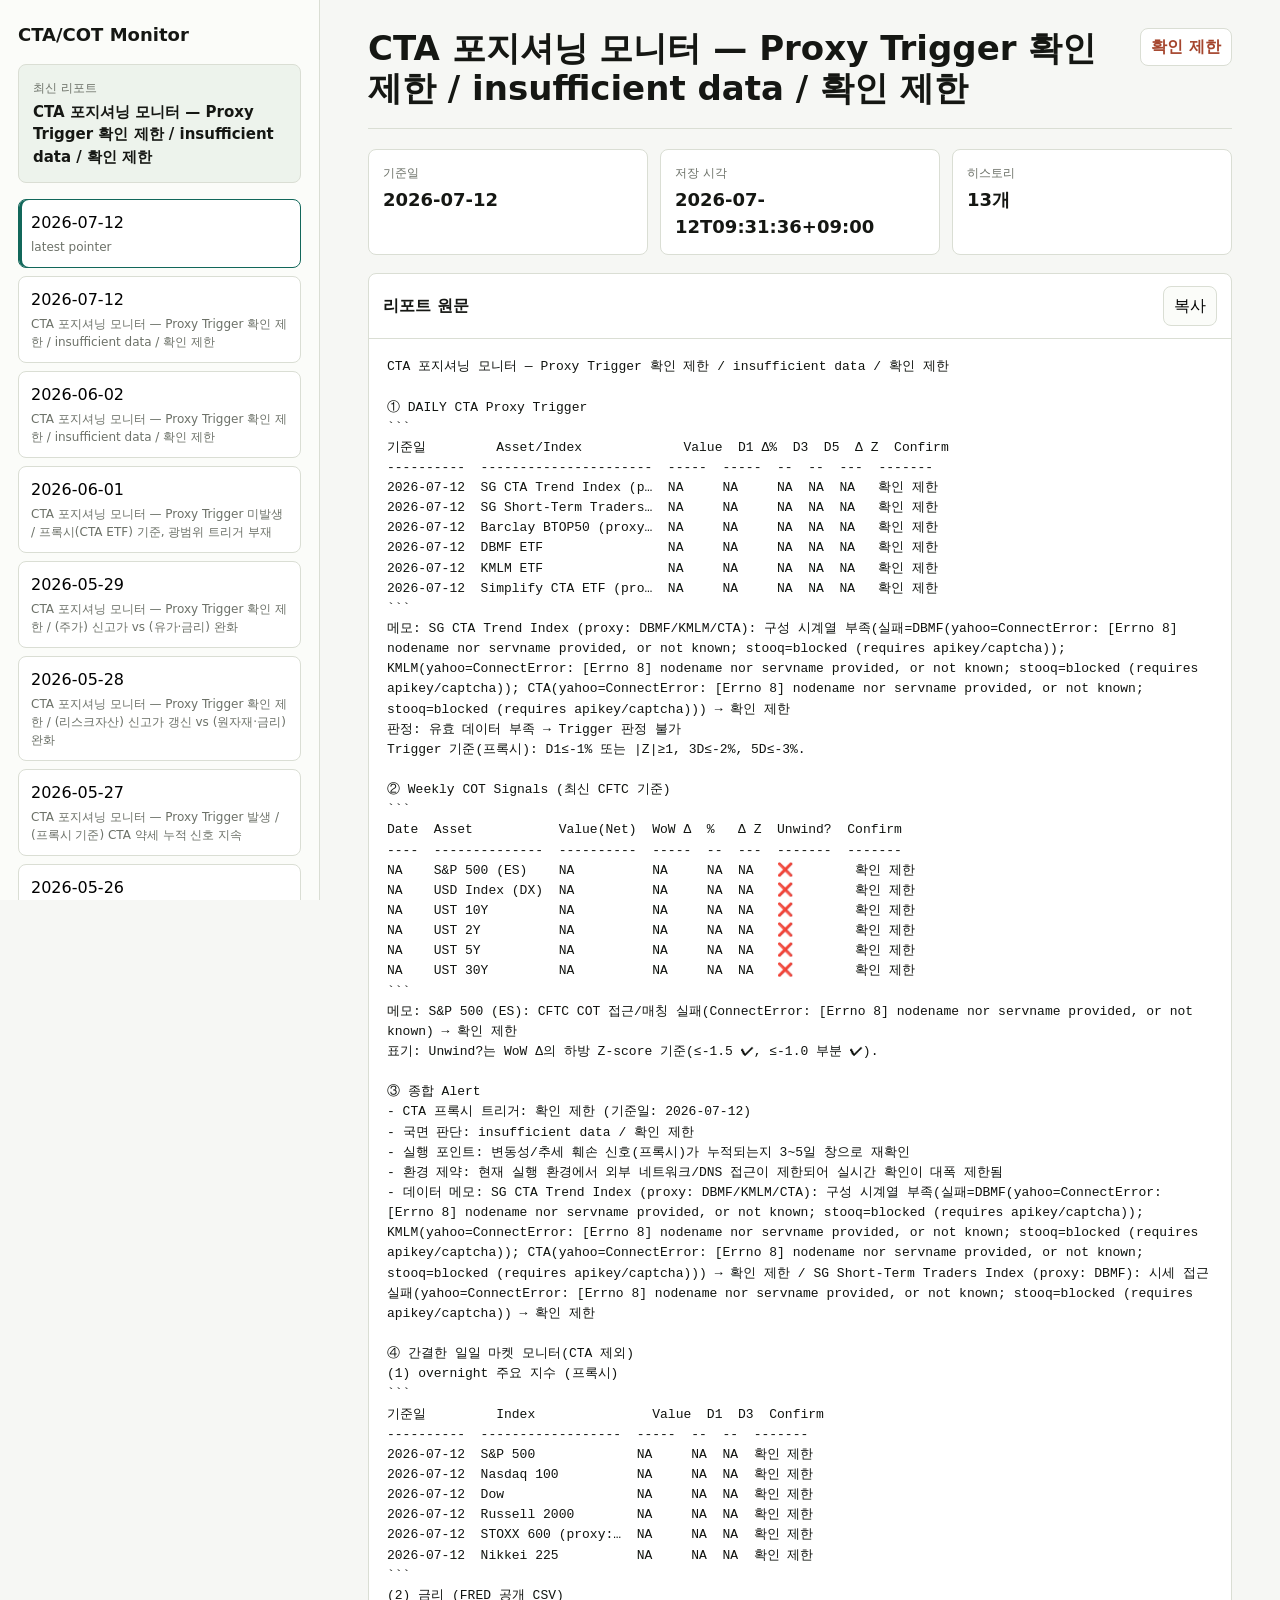
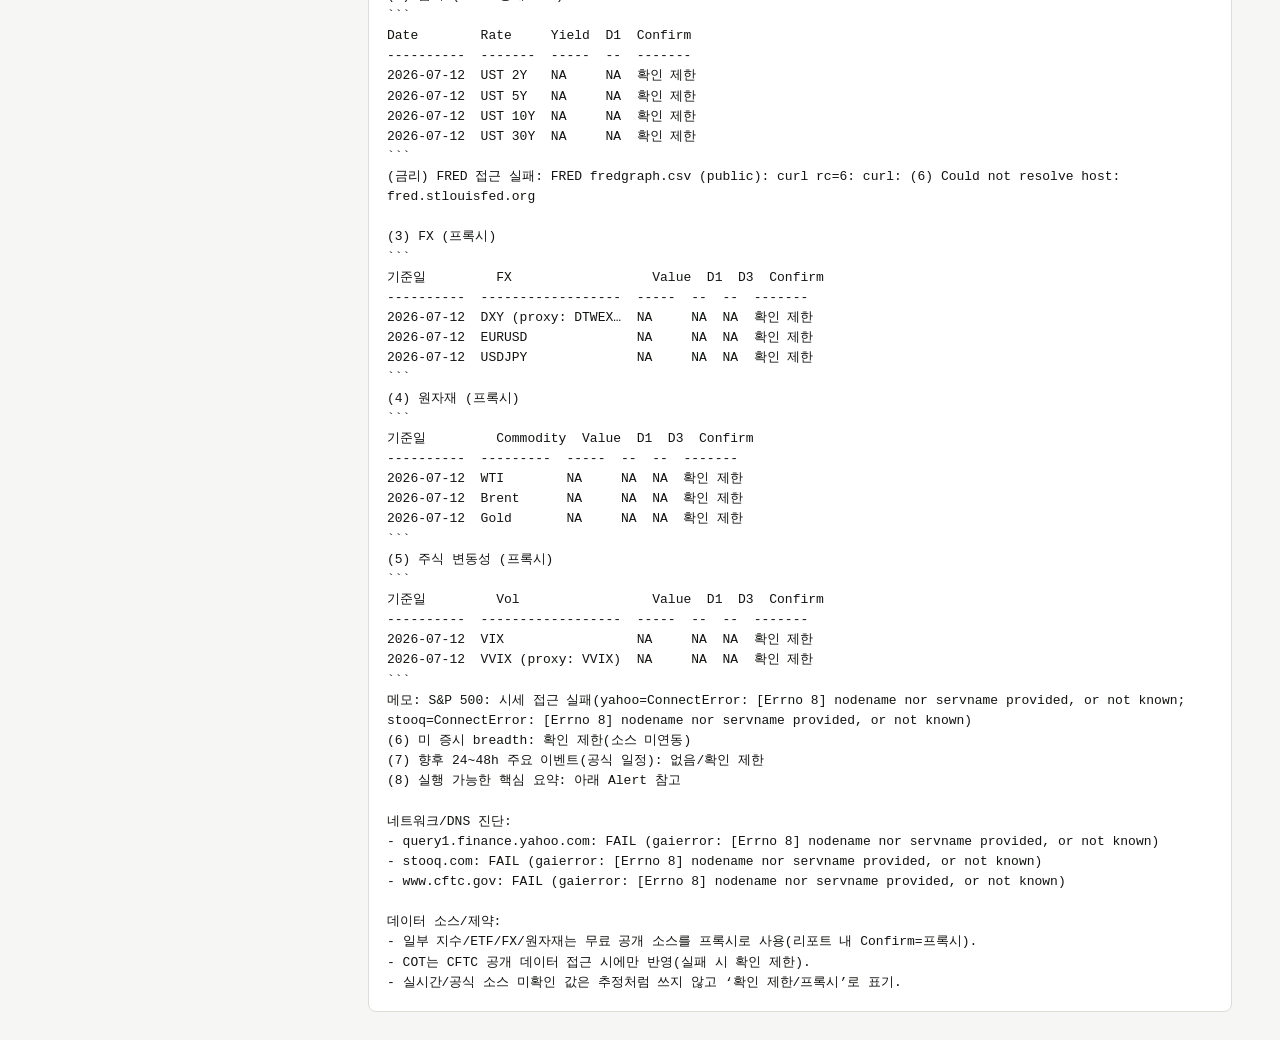
<file: static.html>
<!doctype html>
<html lang="ko">
  <head>
    <meta charset="utf-8" />
    <meta name="viewport" content="width=device-width, initial-scale=1" />
    <title>CTA/COT Proxy Monitor</title>
    <style>
      :root { color-scheme: light; --bg: #f6f7f4; --panel: #ffffff; --ink: #151713; --muted: #6c7168; --line: #daded4; --accent: #11675a; --accent-2: #a5452d; --soft: #edf3ec; --code: #10130f; }
      * { box-sizing: border-box; }
      body { margin: 0; background: var(--bg); color: var(--ink); font-family: Inter, ui-sans-serif, system-ui, -apple-system, BlinkMacSystemFont, "Segoe UI", sans-serif; line-height: 1.5; }
      .shell { min-height: 100vh; display: grid; grid-template-columns: 320px 1fr; }
      .sidebar { border-right: 1px solid var(--line); background: #fbfcf9; padding: 24px 18px; position: sticky; top: 0; height: 100vh; overflow: auto; }
      .brand { display: flex; align-items: center; justify-content: space-between; gap: 12px; margin-bottom: 18px; }
      .brand h1 { margin: 0; font-size: 18px; line-height: 1.2; }
      .status-card, .metric, .report-button, .report { border: 1px solid var(--line); border-radius: 8px; background: var(--panel); }
      .status-card { background: var(--soft); padding: 14px; margin-bottom: 16px; }
      .status-card small, .metric span, .report-button span { display: block; color: var(--muted); font-size: 12px; }
      .status-card strong { display: block; font-size: 15px; margin-top: 4px; }
      .report-list { display: grid; gap: 8px; }
      .report-button { text-align: left; padding: 11px 12px; cursor: pointer; font: inherit; }
      .report-button[aria-current="true"] { border-color: var(--accent); box-shadow: inset 3px 0 0 var(--accent); }
      .report-button span { margin-top: 3px; }
      main { padding: 28px clamp(18px, 4vw, 48px); }
      .topline { display: grid; grid-template-columns: minmax(0, 1fr) auto; gap: 16px; align-items: start; border-bottom: 1px solid var(--line); padding-bottom: 20px; margin-bottom: 20px; }
      .topline h2 { margin: 0; font-size: clamp(22px, 3vw, 34px); line-height: 1.18; }
      .badge { display: inline-flex; align-items: center; min-height: 34px; border: 1px solid var(--line); border-radius: 8px; padding: 6px 10px; background: var(--panel); color: var(--accent-2); font-weight: 700; white-space: nowrap; }
      .metrics { display: grid; grid-template-columns: repeat(3, minmax(0, 1fr)); gap: 12px; margin-bottom: 18px; }
      .metric { padding: 14px; }
      .metric strong { display: block; margin-top: 4px; font-size: 18px; }
      .report { overflow: hidden; }
      .report-toolbar { display: flex; align-items: center; justify-content: space-between; gap: 12px; padding: 12px 14px; border-bottom: 1px solid var(--line); }
      .report-toolbar button { border: 1px solid var(--line); border-radius: 8px; background: #fbfcf9; padding: 7px 10px; cursor: pointer; font: inherit; }
      pre { margin: 0; padding: 18px; overflow: auto; color: var(--code); font: 13px/1.55 "SFMono-Regular", Consolas, "Liberation Mono", Menlo, monospace; white-space: pre-wrap; word-break: keep-all; }
      @media (max-width: 860px) { .shell { grid-template-columns: 1fr; } .sidebar { position: static; height: auto; border-right: 0; border-bottom: 1px solid var(--line); } .metrics, .topline { grid-template-columns: 1fr; } .badge { width: fit-content; } }
    </style>
  </head>
  <body>
    <div class="shell">
      <aside class="sidebar">
        <div class="brand"><h1>CTA/COT Monitor</h1></div>
        <div class="status-card"><small>최신 리포트</small><strong>CTA 포지셔닝 모니터 — Proxy Trigger 확인 제한 / insufficient data / 확인 제한</strong></div>
        <div class="report-list"><button class="report-button" type="button" data-report="last_report_latest.txt" aria-current="true">2026-07-12<span>latest pointer</span></button>
<button class="report-button" type="button" data-report="last_report_20260712.txt">2026-07-12<span>CTA 포지셔닝 모니터 — Proxy Trigger 확인 제한 / insufficient data / 확인 제한</span></button>
<button class="report-button" type="button" data-report="last_report_20260602.txt">2026-06-02<span>CTA 포지셔닝 모니터 — Proxy Trigger 확인 제한 / insufficient data / 확인 제한</span></button>
<button class="report-button" type="button" data-report="last_report_20260601.txt">2026-06-01<span>CTA 포지셔닝 모니터 — Proxy Trigger 미발생 / 프록시(CTA ETF) 기준, 광범위 트리거 부재</span></button>
<button class="report-button" type="button" data-report="last_report_20260529.txt">2026-05-29<span>CTA 포지셔닝 모니터 — Proxy Trigger 확인 제한 / (주가) 신고가 vs (유가·금리) 완화</span></button>
<button class="report-button" type="button" data-report="last_report_20260528.txt">2026-05-28<span>CTA 포지셔닝 모니터 — Proxy Trigger 확인 제한 / (리스크자산) 신고가 갱신 vs (원자재·금리) 완화</span></button>
<button class="report-button" type="button" data-report="last_report_20260527.txt">2026-05-27<span>CTA 포지셔닝 모니터 — Proxy Trigger 발생 / (프록시 기준) CTA 약세 누적 신호 지속</span></button>
<button class="report-button" type="button" data-report="last_report_20260526.txt">2026-05-26<span>CTA 포지셔닝 모니터 — Proxy Trigger 발생 / slow deleveraging / exposure reduction</span></button>
<button class="report-button" type="button" data-report="last_report_20260522.txt">2026-05-22<span>CTA 포지셔닝 모니터 — Proxy Trigger 확인 제한 / COT(2026-05-12) 기준</span></button>
<button class="report-button" type="button" data-report="last_report_20260521.txt">2026-05-21<span>CTA 포지셔닝 모니터 — Proxy Trigger 확인 제한 / (CTA 프록시 시세 확인 제한, COT·마켓은 공신력 원천 기반)</span></button>
<button class="report-button" type="button" data-report="last_report_20260520.txt">2026-05-20<span>CTA 포지셔닝 모니터 — Proxy Trigger 확인 제한 / (외부 시세·COT 직접 조회 제한)</span></button>
<button class="report-button" type="button" data-report="last_report_20260519.txt">2026-05-19<span>CTA 포지셔닝 모니터 — Proxy Trigger 확인 제한 / insufficient data / 확인 제한</span></button>
<button class="report-button" type="button" data-report="last_report_20260518.txt">2026-05-18<span>Attempt 1 at connecting failed: PermissionError: [Errno 1] Operation not permitted</span></button></div>
      </aside>
      <main>
        <section class="topline"><h2>CTA 포지셔닝 모니터 — Proxy Trigger 확인 제한 / insufficient data / 확인 제한</h2><div class="badge">확인 제한</div></section>
        <section class="metrics">
          <div class="metric"><span>기준일</span><strong>2026-07-12</strong></div>
          <div class="metric"><span>저장 시각</span><strong>2026-07-12T09:31:36+09:00</strong></div>
          <div class="metric"><span>히스토리</span><strong>13개</strong></div>
        </section>
        <section class="report"><div class="report-toolbar"><strong>리포트 원문</strong><button id="copy" type="button">복사</button></div><pre id="body">CTA 포지셔닝 모니터 — Proxy Trigger 확인 제한 / insufficient data / 확인 제한

① DAILY CTA Proxy Trigger
```
기준일         Asset/Index             Value  D1 Δ%  D3  D5  Δ Z  Confirm
----------  ----------------------  -----  -----  --  --  ---  -------
2026-07-12  SG CTA Trend Index (p…  NA     NA     NA  NA  NA   확인 제한  
2026-07-12  SG Short-Term Traders…  NA     NA     NA  NA  NA   확인 제한  
2026-07-12  Barclay BTOP50 (proxy…  NA     NA     NA  NA  NA   확인 제한  
2026-07-12  DBMF ETF                NA     NA     NA  NA  NA   확인 제한  
2026-07-12  KMLM ETF                NA     NA     NA  NA  NA   확인 제한  
2026-07-12  Simplify CTA ETF (pro…  NA     NA     NA  NA  NA   확인 제한  
```
메모: SG CTA Trend Index (proxy: DBMF/KMLM/CTA): 구성 시계열 부족(실패=DBMF(yahoo=ConnectError: [Errno 8] nodename nor servname provided, or not known; stooq=blocked (requires apikey/captcha)); KMLM(yahoo=ConnectError: [Errno 8] nodename nor servname provided, or not known; stooq=blocked (requires apikey/captcha)); CTA(yahoo=ConnectError: [Errno 8] nodename nor servname provided, or not known; stooq=blocked (requires apikey/captcha))) → 확인 제한
판정: 유효 데이터 부족 → Trigger 판정 불가
Trigger 기준(프록시): D1≤-1% 또는 |Z|≥1, 3D≤-2%, 5D≤-3%.

② Weekly COT Signals (최신 CFTC 기준)
```
Date  Asset           Value(Net)  WoW Δ  %   Δ Z  Unwind?  Confirm
----  --------------  ----------  -----  --  ---  -------  -------
NA    S&amp;P 500 (ES)    NA          NA     NA  NA   ❌        확인 제한  
NA    USD Index (DX)  NA          NA     NA  NA   ❌        확인 제한  
NA    UST 10Y         NA          NA     NA  NA   ❌        확인 제한  
NA    UST 2Y          NA          NA     NA  NA   ❌        확인 제한  
NA    UST 5Y          NA          NA     NA  NA   ❌        확인 제한  
NA    UST 30Y         NA          NA     NA  NA   ❌        확인 제한  
```
메모: S&amp;P 500 (ES): CFTC COT 접근/매칭 실패(ConnectError: [Errno 8] nodename nor servname provided, or not known) → 확인 제한
표기: Unwind?는 WoW Δ의 하방 Z-score 기준(≤-1.5 ✔, ≤-1.0 부분 ✔).

③ 종합 Alert
- CTA 프록시 트리거: 확인 제한 (기준일: 2026-07-12)
- 국면 판단: insufficient data / 확인 제한
- 실행 포인트: 변동성/추세 훼손 신호(프록시)가 누적되는지 3~5일 창으로 재확인
- 환경 제약: 현재 실행 환경에서 외부 네트워크/DNS 접근이 제한되어 실시간 확인이 대폭 제한됨
- 데이터 메모: SG CTA Trend Index (proxy: DBMF/KMLM/CTA): 구성 시계열 부족(실패=DBMF(yahoo=ConnectError: [Errno 8] nodename nor servname provided, or not known; stooq=blocked (requires apikey/captcha)); KMLM(yahoo=ConnectError: [Errno 8] nodename nor servname provided, or not known; stooq=blocked (requires apikey/captcha)); CTA(yahoo=ConnectError: [Errno 8] nodename nor servname provided, or not known; stooq=blocked (requires apikey/captcha))) → 확인 제한 / SG Short-Term Traders Index (proxy: DBMF): 시세 접근 실패(yahoo=ConnectError: [Errno 8] nodename nor servname provided, or not known; stooq=blocked (requires apikey/captcha)) → 확인 제한

④ 간결한 일일 마켓 모니터(CTA 제외)
(1) overnight 주요 지수 (프록시)
```
기준일         Index               Value  D1  D3  Confirm
----------  ------------------  -----  --  --  -------
2026-07-12  S&amp;P 500             NA     NA  NA  확인 제한  
2026-07-12  Nasdaq 100          NA     NA  NA  확인 제한  
2026-07-12  Dow                 NA     NA  NA  확인 제한  
2026-07-12  Russell 2000        NA     NA  NA  확인 제한  
2026-07-12  STOXX 600 (proxy:…  NA     NA  NA  확인 제한  
2026-07-12  Nikkei 225          NA     NA  NA  확인 제한  
```
(2) 금리 (FRED 공개 CSV)
```
Date        Rate     Yield  D1  Confirm
----------  -------  -----  --  -------
2026-07-12  UST 2Y   NA     NA  확인 제한  
2026-07-12  UST 5Y   NA     NA  확인 제한  
2026-07-12  UST 10Y  NA     NA  확인 제한  
2026-07-12  UST 30Y  NA     NA  확인 제한  
```
(금리) FRED 접근 실패: FRED fredgraph.csv (public): curl rc=6: curl: (6) Could not resolve host: fred.stlouisfed.org

(3) FX (프록시)
```
기준일         FX                  Value  D1  D3  Confirm
----------  ------------------  -----  --  --  -------
2026-07-12  DXY (proxy: DTWEX…  NA     NA  NA  확인 제한  
2026-07-12  EURUSD              NA     NA  NA  확인 제한  
2026-07-12  USDJPY              NA     NA  NA  확인 제한  
```
(4) 원자재 (프록시)
```
기준일         Commodity  Value  D1  D3  Confirm
----------  ---------  -----  --  --  -------
2026-07-12  WTI        NA     NA  NA  확인 제한  
2026-07-12  Brent      NA     NA  NA  확인 제한  
2026-07-12  Gold       NA     NA  NA  확인 제한  
```
(5) 주식 변동성 (프록시)
```
기준일         Vol                 Value  D1  D3  Confirm
----------  ------------------  -----  --  --  -------
2026-07-12  VIX                 NA     NA  NA  확인 제한  
2026-07-12  VVIX (proxy: VVIX)  NA     NA  NA  확인 제한  
```
메모: S&amp;P 500: 시세 접근 실패(yahoo=ConnectError: [Errno 8] nodename nor servname provided, or not known; stooq=ConnectError: [Errno 8] nodename nor servname provided, or not known)
(6) 미 증시 breadth: 확인 제한(소스 미연동)
(7) 향후 24~48h 주요 이벤트(공식 일정): 없음/확인 제한
(8) 실행 가능한 핵심 요약: 아래 Alert 참고

네트워크/DNS 진단:
- query1.finance.yahoo.com: FAIL (gaierror: [Errno 8] nodename nor servname provided, or not known)
- stooq.com: FAIL (gaierror: [Errno 8] nodename nor servname provided, or not known)
- www.cftc.gov: FAIL (gaierror: [Errno 8] nodename nor servname provided, or not known)

데이터 소스/제약:
- 일부 지수/ETF/FX/원자재는 무료 공개 소스를 프록시로 사용(리포트 내 Confirm=프록시).
- COT는 CFTC 공개 데이터 접근 시에만 반영(실패 시 확인 제한).
- 실시간/공식 소스 미확인 값은 추정처럼 쓰지 않고 ‘확인 제한/프록시’로 표기.</pre></section>
      </main>
    </div>
    <script>
      document.querySelector("#copy").addEventListener("click", async () => {
        await navigator.clipboard.writeText(document.querySelector("#body").textContent || "");
        document.querySelector("#copy").textContent = "복사됨";
        setTimeout(() => document.querySelector("#copy").textContent = "복사", 1200);
      });
    </script>
  </body>
</html>
</file>
<file: styles.css>
:root {
  --bg: #f3f0e8;
  --panel: rgba(255, 252, 246, 0.82);
  --panel-strong: #fffaf2;
  --line: rgba(42, 45, 39, 0.13);
  --text: #20231e;
  --muted: #72756c;
  --shadow: 0 24px 70px rgba(48, 42, 31, 0.12);
  --cta: #135f55;
  --cot: #3159a6;
  --risk: #b74a32;
  --calm: #23865c;
  --limited: #8a7456;
}

* {
  box-sizing: border-box;
}

html,
body {
  margin: 0;
  padding: 0;
}

body {
  min-height: 100vh;
  color: var(--text);
  font-family: "Pretendard", "Apple SD Gothic Neo", system-ui, -apple-system, sans-serif;
  background:
    linear-gradient(135deg, rgba(19, 95, 85, 0.13), transparent 32%),
    linear-gradient(225deg, rgba(183, 74, 50, 0.1), transparent 28%),
    linear-gradient(180deg, #f8f4ec 0%, var(--bg) 100%);
}

button {
  font: inherit;
}

.page-shell {
  width: min(1180px, calc(100vw - 32px));
  margin: 24px auto 40px;
}

.hero,
.panel,
.idx-card {
  border: 1px solid var(--line);
  box-shadow: var(--shadow);
  backdrop-filter: blur(18px);
}

.hero {
  overflow: hidden;
  padding: 28px;
  border-radius: 28px;
  background: linear-gradient(135deg, rgba(255, 251, 244, 0.94), rgba(246, 240, 230, 0.72));
}

.hero-top,
.hero-body,
.panel-head,
.hero-actions,
.hero-meta,
.toolbar {
  display: flex;
}

.hero-top,
.panel-head {
  justify-content: space-between;
  align-items: flex-start;
  gap: 16px;
}

.hero-body {
  gap: 22px;
  margin-top: 26px;
}

.hero-copy {
  flex: 1.1;
}

.hero-panel {
  flex: 0.9;
  padding: 20px;
  border-radius: 22px;
  background: rgba(255, 252, 246, 0.76);
  border: 1px solid var(--line);
}

.brand {
  display: flex;
  align-items: center;
  gap: 14px;
}

.brand-mark {
  display: grid;
  place-items: center;
  width: 58px;
  height: 58px;
  border-radius: 18px;
  background: linear-gradient(135deg, var(--cta), var(--risk));
  color: white;
  font-weight: 800;
  letter-spacing: 0.08em;
}

.eyebrow,
.kicker,
.section-label,
.panel-label,
.meta-label {
  text-transform: uppercase;
  letter-spacing: 0.12em;
  font-size: 11px;
  color: var(--muted);
  margin: 0 0 8px;
}

h1,
h2,
h3 {
  margin: 0;
  letter-spacing: -0.04em;
}

h1 {
  font-size: clamp(26px, 4vw, 40px);
}

h2 {
  margin-bottom: 10px;
  font-size: clamp(24px, 3vw, 36px);
}

h3 {
  font-size: 21px;
}

.hero-text,
.panel-note,
.chart-hint,
.idx-card p,
.signal-item p,
.muted {
  color: var(--muted);
  line-height: 1.65;
}

.hero-text {
  max-width: 64ch;
  margin: 0;
}

.hero-actions,
.toolbar {
  align-items: center;
  flex-wrap: wrap;
  justify-content: flex-end;
  gap: 10px;
}

.tabs {
  display: inline-flex;
  gap: 8px;
  flex-wrap: wrap;
  padding: 5px;
  border-radius: 999px;
  background: rgba(255, 255, 255, 0.55);
  border: 1px solid var(--line);
}

.tab,
.chip {
  text-decoration: none;
  border: none;
  border-radius: 999px;
  padding: 10px 14px;
  background: transparent;
  color: var(--muted);
}

.tab.active,
.chip {
  background: var(--text);
  color: #fff8f0;
}

.date-picker {
  display: inline-flex;
  align-items: center;
  gap: 8px;
  padding: 5px 6px 5px 12px;
  border-radius: 999px;
  background: rgba(255, 255, 255, 0.55);
  border: 1px solid var(--line);
}

.date-picker label {
  color: var(--muted);
  font-size: 12px;
  font-weight: 700;
}

.date-picker select {
  min-height: 38px;
  border: none;
  border-radius: 999px;
  padding: 0 12px;
  background: var(--panel-strong);
  color: var(--text);
  font: inherit;
}

.tab.hot {
  background: var(--risk);
}

.tab.calm {
  background: var(--calm);
}

.tab.limited {
  background: var(--limited);
}

.hero-meta {
  gap: 14px;
  margin-top: 24px;
  flex-wrap: wrap;
}

.meta-card {
  min-width: 190px;
  padding: 16px 18px;
  border-radius: 18px;
  background: rgba(255, 252, 246, 0.74);
  border: 1px solid var(--line);
}

.meta-card strong {
  display: block;
  font-size: 15px;
}

.content {
  margin-top: 22px;
}

.stat-grid {
  display: grid;
  grid-template-columns: repeat(4, minmax(0, 1fr));
  gap: 16px;
}

.idx-card,
.panel {
  border-radius: 22px;
  background: var(--panel);
}

.idx-card {
  padding: 20px;
}

.metric-main {
  margin-top: 8px;
  font-size: clamp(24px, 3vw, 36px);
  font-weight: 800;
  letter-spacing: -0.04em;
}

.metric-main.hot {
  color: var(--risk);
}

.metric-main.calm {
  color: var(--calm);
}

.metric-main.limited {
  color: var(--limited);
}

.panel {
  margin-top: 18px;
  padding: 22px;
}

.signal-stack {
  display: grid;
  gap: 12px;
}

.signal-item {
  padding: 14px;
  border-radius: 18px;
  background: rgba(255, 250, 242, 0.82);
  border: 1px solid var(--line);
}

.signal-pill {
  display: inline-flex;
  margin-bottom: 7px;
  border-radius: 999px;
  padding: 5px 9px;
  color: white;
  background: var(--cta);
  font-size: 12px;
  font-weight: 700;
}

.signal-item.hot .signal-pill {
  background: var(--risk);
}

.signal-item.limited .signal-pill {
  background: var(--limited);
}

.mini-table,
.source-grid,
.block-grid {
  display: grid;
  grid-template-columns: repeat(2, minmax(0, 1fr));
  gap: 16px;
}

.source-grid {
  grid-template-columns: repeat(5, minmax(0, 1fr));
}

.block-grid {
  grid-template-columns: repeat(2, minmax(0, 1fr));
}

.source-card,
.block-card {
  padding: 16px;
  border-radius: 18px;
  background: rgba(255, 250, 242, 0.78);
  border: 1px solid var(--line);
}

.source-card {
  min-height: 128px;
}

.source-card span,
.source-card p,
.block-card p {
  color: var(--muted);
}

.source-card strong {
  display: block;
  margin: 8px 0;
  font-size: 20px;
}

.source-card.calm strong,
.block-card.calm .block-head strong {
  color: var(--calm);
}

.source-card.hot strong,
.block-card.hot .block-head strong {
  color: var(--risk);
}

.source-card.limited strong,
.block-card.limited .block-head strong {
  color: var(--limited);
}

.block-head {
  display: flex;
  justify-content: space-between;
  align-items: flex-start;
  gap: 12px;
}

.block-head h4 {
  margin: 0;
  font-size: 18px;
}

.block-head strong {
  white-space: nowrap;
}

.coverage-bar {
  height: 9px;
  margin-top: 14px;
  border-radius: 999px;
  background: rgba(32, 35, 30, 0.1);
  overflow: hidden;
}

.coverage-bar i {
  display: block;
  height: 100%;
  border-radius: inherit;
  background: linear-gradient(90deg, var(--cta), var(--calm));
}

.block-card.hot .coverage-bar i {
  background: var(--risk);
}

.action-list {
  margin: 14px 0 0;
  padding-left: 22px;
  color: var(--text);
}

.action-list li {
  margin: 10px 0;
  line-height: 1.65;
}

.mono-list {
  margin: 14px 0 0;
  padding: 0;
  list-style: none;
  display: grid;
  gap: 8px;
  font: 12px/1.5 "SFMono-Regular", Consolas, Menlo, monospace;
}

.mono-list li,
pre {
  padding: 10px 12px;
  border-radius: 12px;
  background: rgba(255, 255, 255, 0.62);
  border: 1px solid var(--line);
  overflow: auto;
}

pre {
  white-space: pre-wrap;
  word-break: keep-all;
  font: 13px/1.6 "SFMono-Regular", Consolas, Menlo, monospace;
}

.report-grid {
  display: grid;
  grid-template-columns: 280px 1fr;
  gap: 16px;
}

.report-list {
  display: grid;
  gap: 8px;
  align-content: start;
}

.report-link {
  text-align: left;
  padding: 12px;
  border-radius: 14px;
  border: 1px solid var(--line);
  background: rgba(255, 255, 255, 0.55);
  cursor: pointer;
}

.report-link[aria-current="page"] {
  border-color: var(--cta);
  box-shadow: inset 4px 0 0 var(--cta);
}

.report-link span,
.report-link strong,
.report-link b {
  display: block;
}

.report-link span,
.report-link b {
  color: var(--muted);
  font-size: 12px;
}

.copy-row {
  display: flex;
  justify-content: flex-end;
  gap: 8px;
  margin-bottom: 10px;
}

.copy-row button {
  border: 1px solid var(--line);
  border-radius: 999px;
  padding: 9px 13px;
  background: var(--text);
  color: #fff8f0;
  cursor: pointer;
}

@media (max-width: 900px) {
  .hero-body,
  .mini-table,
  .source-grid,
  .block-grid,
  .report-grid,
  .stat-grid {
    grid-template-columns: 1fr;
    display: grid;
  }

  .hero-top {
    display: grid;
  }

  .hero-actions {
    justify-content: flex-start;
  }
}
</file>
<file: dashboard/styles.css>
:root {
  --bg: #f3f0e8;
  --panel: rgba(255, 252, 246, 0.82);
  --panel-strong: #fffaf2;
  --line: rgba(42, 45, 39, 0.13);
  --text: #20231e;
  --muted: #72756c;
  --shadow: 0 24px 70px rgba(48, 42, 31, 0.12);
  --cta: #135f55;
  --cot: #3159a6;
  --risk: #b74a32;
  --calm: #23865c;
  --limited: #8a7456;
}

* {
  box-sizing: border-box;
}

html,
body {
  margin: 0;
  padding: 0;
}

body {
  min-height: 100vh;
  color: var(--text);
  font-family: "Pretendard", "Apple SD Gothic Neo", system-ui, -apple-system, sans-serif;
  background:
    linear-gradient(135deg, rgba(19, 95, 85, 0.13), transparent 32%),
    linear-gradient(225deg, rgba(183, 74, 50, 0.1), transparent 28%),
    linear-gradient(180deg, #f8f4ec 0%, var(--bg) 100%);
}

button {
  font: inherit;
}

.page-shell {
  width: min(1180px, calc(100vw - 32px));
  margin: 24px auto 40px;
}

.hero,
.panel,
.idx-card {
  border: 1px solid var(--line);
  box-shadow: var(--shadow);
  backdrop-filter: blur(18px);
}

.hero {
  overflow: hidden;
  padding: 28px;
  border-radius: 28px;
  background: linear-gradient(135deg, rgba(255, 251, 244, 0.94), rgba(246, 240, 230, 0.72));
}

.hero-top,
.hero-body,
.panel-head,
.hero-actions,
.hero-meta,
.toolbar {
  display: flex;
}

.hero-top,
.panel-head {
  justify-content: space-between;
  align-items: flex-start;
  gap: 16px;
}

.hero-body {
  gap: 22px;
  margin-top: 26px;
}

.hero-copy {
  flex: 1.1;
}

.hero-panel {
  flex: 0.9;
  padding: 20px;
  border-radius: 22px;
  background: rgba(255, 252, 246, 0.76);
  border: 1px solid var(--line);
}

.brand {
  display: flex;
  align-items: center;
  gap: 14px;
}

.brand-mark {
  display: grid;
  place-items: center;
  width: 58px;
  height: 58px;
  border-radius: 18px;
  background: linear-gradient(135deg, var(--cta), var(--risk));
  color: white;
  font-weight: 800;
  letter-spacing: 0.08em;
}

.eyebrow,
.kicker,
.section-label,
.panel-label,
.meta-label {
  text-transform: uppercase;
  letter-spacing: 0.12em;
  font-size: 11px;
  color: var(--muted);
  margin: 0 0 8px;
}

h1,
h2,
h3 {
  margin: 0;
  letter-spacing: -0.04em;
}

h1 {
  font-size: clamp(26px, 4vw, 40px);
}

h2 {
  margin-bottom: 10px;
  font-size: clamp(24px, 3vw, 36px);
}

h3 {
  font-size: 21px;
}

.hero-text,
.panel-note,
.chart-hint,
.idx-card p,
.signal-item p,
.muted {
  color: var(--muted);
  line-height: 1.65;
}

.hero-text {
  max-width: 64ch;
  margin: 0;
}

.hero-actions,
.toolbar {
  align-items: center;
  flex-wrap: wrap;
  justify-content: flex-end;
  gap: 10px;
}

.tabs {
  display: inline-flex;
  gap: 8px;
  flex-wrap: wrap;
  padding: 5px;
  border-radius: 999px;
  background: rgba(255, 255, 255, 0.55);
  border: 1px solid var(--line);
}

.tab,
.chip {
  text-decoration: none;
  border: none;
  border-radius: 999px;
  padding: 10px 14px;
  background: transparent;
  color: var(--muted);
}

.tab.active,
.chip {
  background: var(--text);
  color: #fff8f0;
}

.date-picker {
  display: inline-flex;
  align-items: center;
  gap: 8px;
  padding: 5px 6px 5px 12px;
  border-radius: 999px;
  background: rgba(255, 255, 255, 0.55);
  border: 1px solid var(--line);
}

.date-picker label {
  color: var(--muted);
  font-size: 12px;
  font-weight: 700;
}

.date-picker select {
  min-height: 38px;
  border: none;
  border-radius: 999px;
  padding: 0 12px;
  background: var(--panel-strong);
  color: var(--text);
  font: inherit;
}

.tab.hot {
  background: var(--risk);
}

.tab.calm {
  background: var(--calm);
}

.tab.limited {
  background: var(--limited);
}

.hero-meta {
  gap: 14px;
  margin-top: 24px;
  flex-wrap: wrap;
}

.meta-card {
  min-width: 190px;
  padding: 16px 18px;
  border-radius: 18px;
  background: rgba(255, 252, 246, 0.74);
  border: 1px solid var(--line);
}

.meta-card strong {
  display: block;
  font-size: 15px;
}

.content {
  margin-top: 22px;
}

.stat-grid {
  display: grid;
  grid-template-columns: repeat(4, minmax(0, 1fr));
  gap: 16px;
}

.idx-card,
.panel {
  border-radius: 22px;
  background: var(--panel);
}

.idx-card {
  padding: 20px;
}

.metric-main {
  margin-top: 8px;
  font-size: clamp(24px, 3vw, 36px);
  font-weight: 800;
  letter-spacing: -0.04em;
}

.metric-main.hot {
  color: var(--risk);
}

.metric-main.calm {
  color: var(--calm);
}

.metric-main.limited {
  color: var(--limited);
}

.panel {
  margin-top: 18px;
  padding: 22px;
}

.signal-stack {
  display: grid;
  gap: 12px;
}

.signal-item {
  padding: 14px;
  border-radius: 18px;
  background: rgba(255, 250, 242, 0.82);
  border: 1px solid var(--line);
}

.signal-pill {
  display: inline-flex;
  margin-bottom: 7px;
  border-radius: 999px;
  padding: 5px 9px;
  color: white;
  background: var(--cta);
  font-size: 12px;
  font-weight: 700;
}

.signal-item.hot .signal-pill {
  background: var(--risk);
}

.signal-item.limited .signal-pill {
  background: var(--limited);
}

.mini-table,
.source-grid,
.block-grid {
  display: grid;
  grid-template-columns: repeat(2, minmax(0, 1fr));
  gap: 16px;
}

.source-grid {
  grid-template-columns: repeat(5, minmax(0, 1fr));
}

.block-grid {
  grid-template-columns: repeat(2, minmax(0, 1fr));
}

.source-card,
.block-card {
  padding: 16px;
  border-radius: 18px;
  background: rgba(255, 250, 242, 0.78);
  border: 1px solid var(--line);
}

.source-card {
  min-height: 128px;
}

.source-card span,
.source-card p,
.block-card p {
  color: var(--muted);
}

.source-card strong {
  display: block;
  margin: 8px 0;
  font-size: 20px;
}

.source-card.calm strong,
.block-card.calm .block-head strong {
  color: var(--calm);
}

.source-card.hot strong,
.block-card.hot .block-head strong {
  color: var(--risk);
}

.source-card.limited strong,
.block-card.limited .block-head strong {
  color: var(--limited);
}

.block-head {
  display: flex;
  justify-content: space-between;
  align-items: flex-start;
  gap: 12px;
}

.block-head h4 {
  margin: 0;
  font-size: 18px;
}

.block-head strong {
  white-space: nowrap;
}

.coverage-bar {
  height: 9px;
  margin-top: 14px;
  border-radius: 999px;
  background: rgba(32, 35, 30, 0.1);
  overflow: hidden;
}

.coverage-bar i {
  display: block;
  height: 100%;
  border-radius: inherit;
  background: linear-gradient(90deg, var(--cta), var(--calm));
}

.block-card.hot .coverage-bar i {
  background: var(--risk);
}

.action-list {
  margin: 14px 0 0;
  padding-left: 22px;
  color: var(--text);
}

.action-list li {
  margin: 10px 0;
  line-height: 1.65;
}

.mono-list {
  margin: 14px 0 0;
  padding: 0;
  list-style: none;
  display: grid;
  gap: 8px;
  font: 12px/1.5 "SFMono-Regular", Consolas, Menlo, monospace;
}

.mono-list li,
pre {
  padding: 10px 12px;
  border-radius: 12px;
  background: rgba(255, 255, 255, 0.62);
  border: 1px solid var(--line);
  overflow: auto;
}

pre {
  white-space: pre-wrap;
  word-break: keep-all;
  font: 13px/1.6 "SFMono-Regular", Consolas, Menlo, monospace;
}

.report-grid {
  display: grid;
  grid-template-columns: 280px 1fr;
  gap: 16px;
}

.report-list {
  display: grid;
  gap: 8px;
  align-content: start;
}

.report-link {
  text-align: left;
  padding: 12px;
  border-radius: 14px;
  border: 1px solid var(--line);
  background: rgba(255, 255, 255, 0.55);
  cursor: pointer;
}

.report-link[aria-current="page"] {
  border-color: var(--cta);
  box-shadow: inset 4px 0 0 var(--cta);
}

.report-link span,
.report-link strong,
.report-link b {
  display: block;
}

.report-link span,
.report-link b {
  color: var(--muted);
  font-size: 12px;
}

.copy-row {
  display: flex;
  justify-content: flex-end;
  gap: 8px;
  margin-bottom: 10px;
}

.copy-row button {
  border: 1px solid var(--line);
  border-radius: 999px;
  padding: 9px 13px;
  background: var(--text);
  color: #fff8f0;
  cursor: pointer;
}

@media (max-width: 900px) {
  .hero-body,
  .mini-table,
  .source-grid,
  .block-grid,
  .report-grid,
  .stat-grid {
    grid-template-columns: 1fr;
    display: grid;
  }

  .hero-top {
    display: grid;
  }

  .hero-actions {
    justify-content: flex-start;
  }
}
</file>
